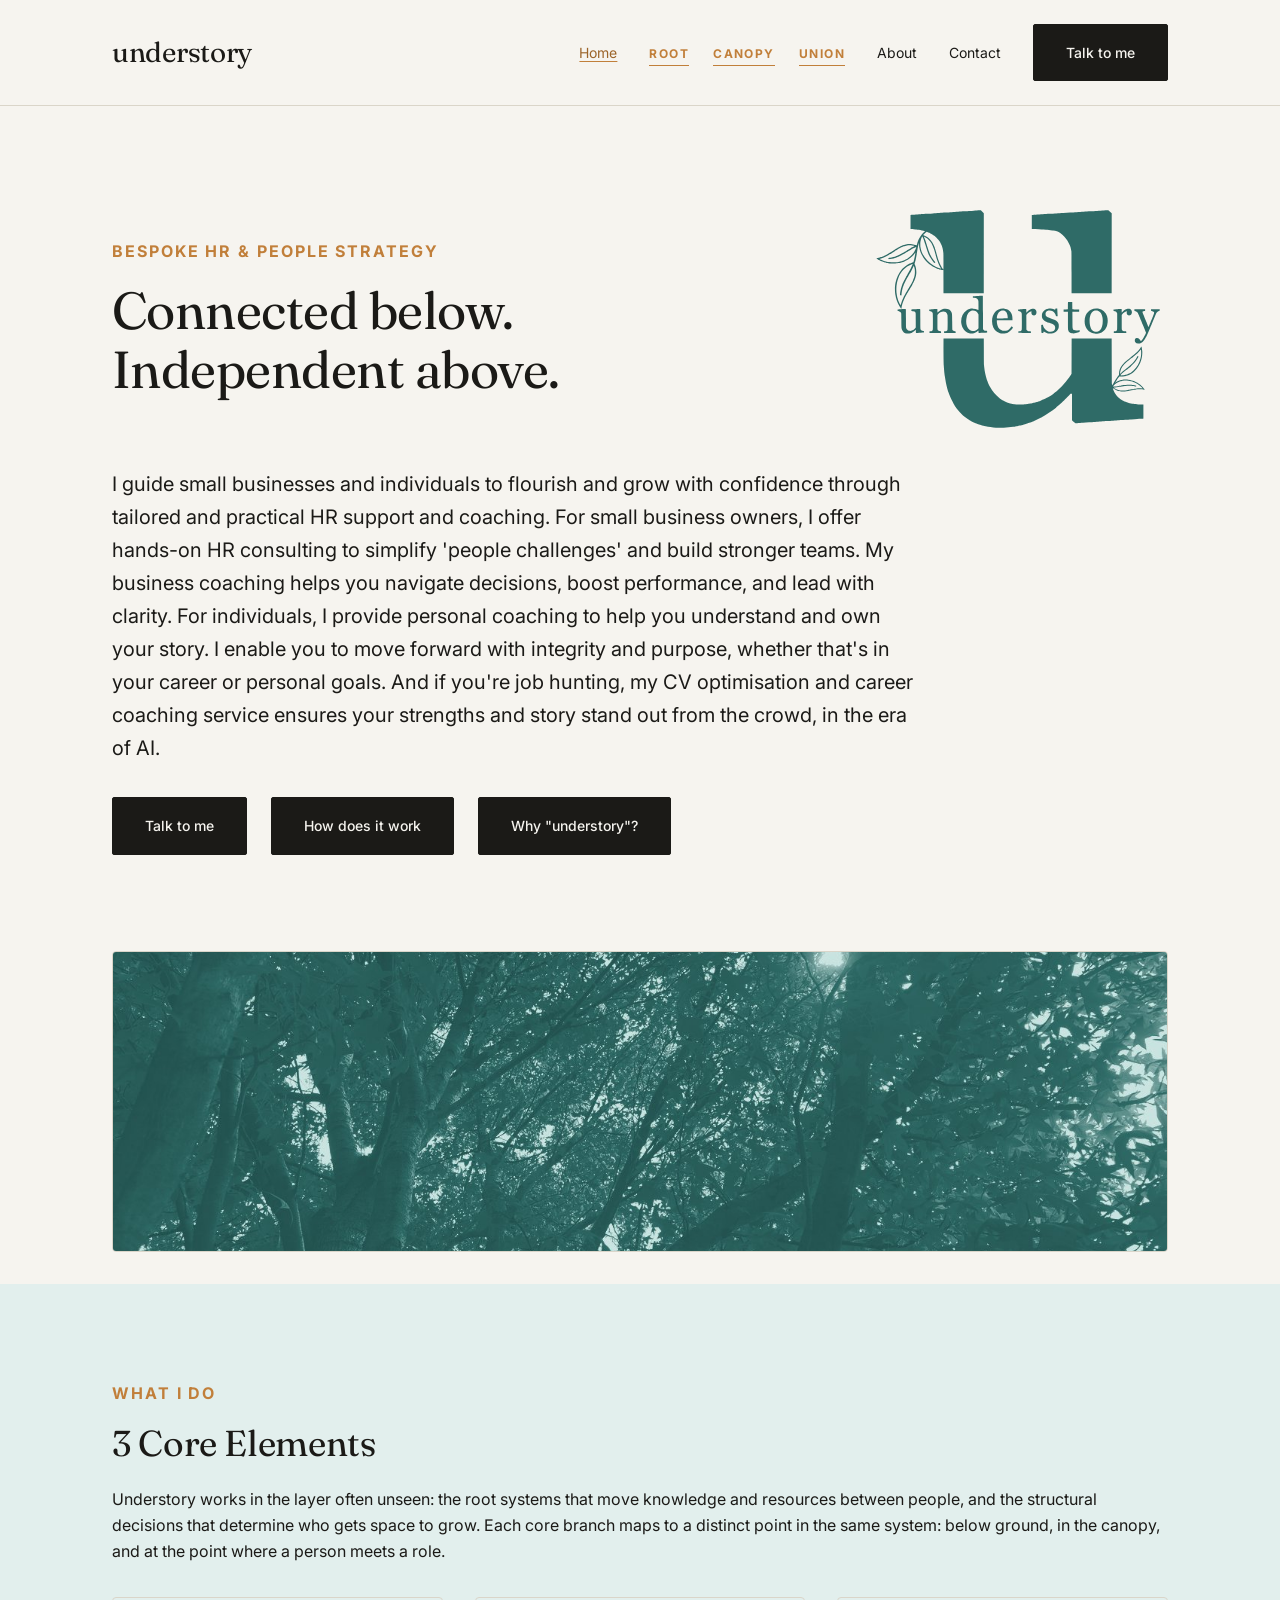
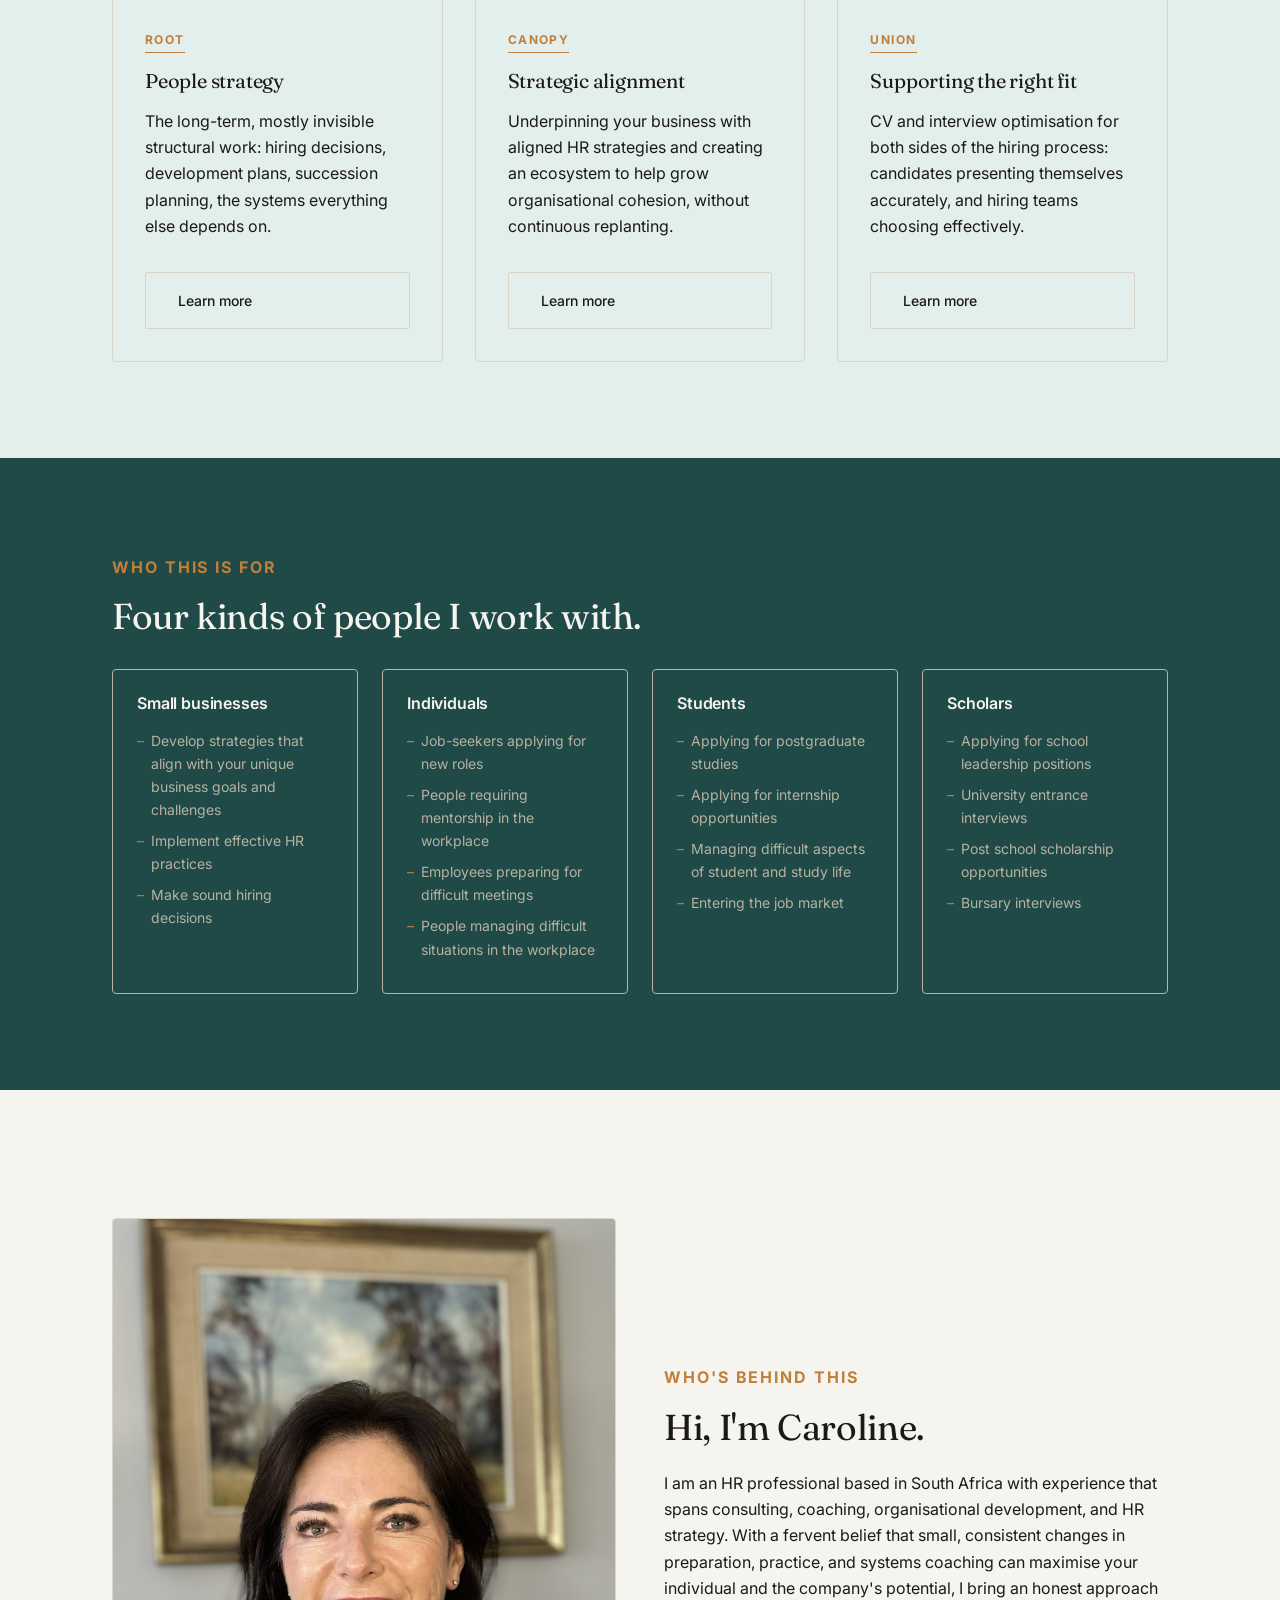
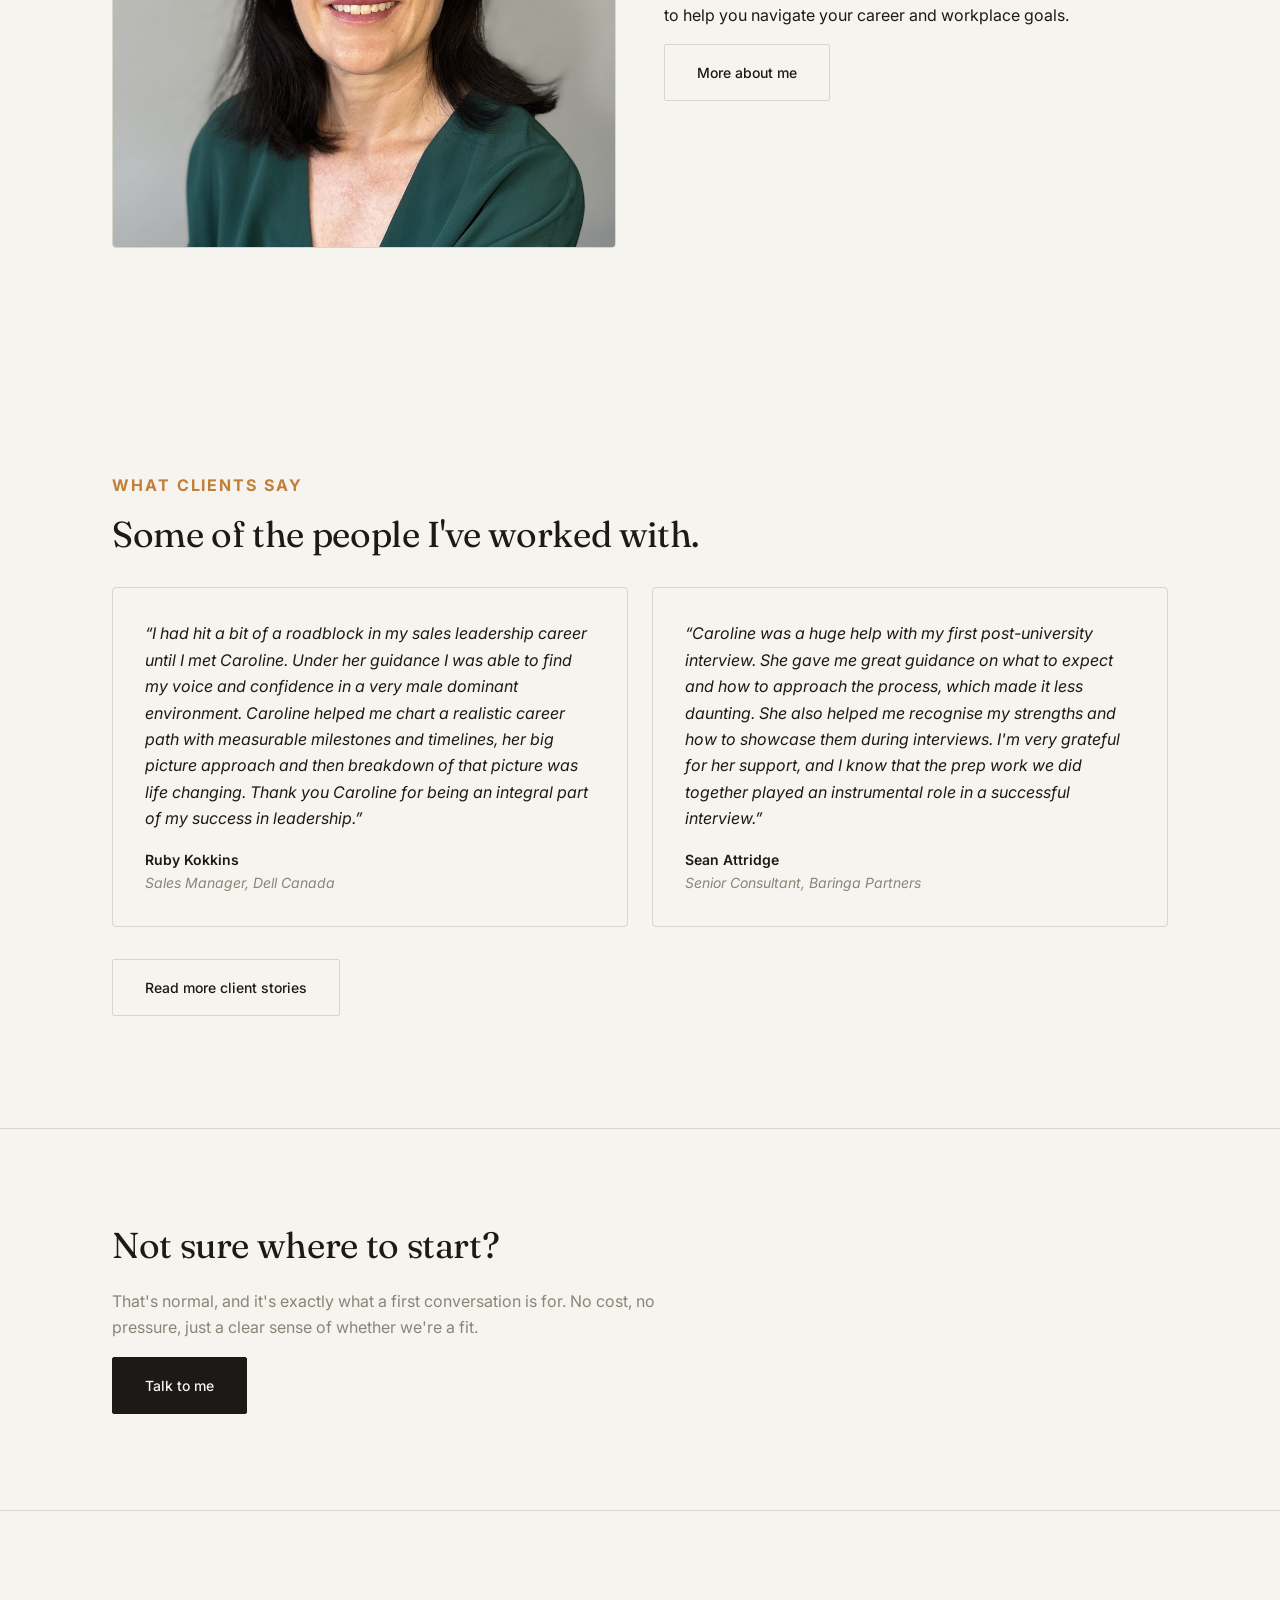
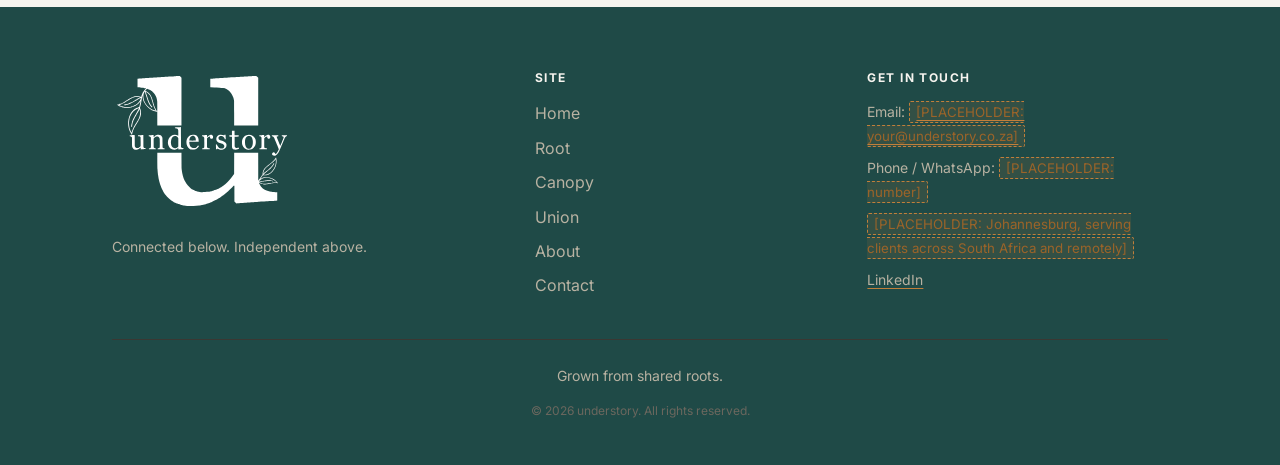
<file: index.html>
<!DOCTYPE html>
<html lang="en-ZA">
<head>
<meta charset="UTF-8">
<meta name="viewport" content="width=device-width, initial-scale=1.0">
<title>understory | HR Consulting &amp; People Strategy, South Africa</title>
<meta name="description" content="understory is a South African HR consultancy: people strategy, strategic resource management, and matching candidates to roles, built on relevance, integrity, and practical advice.">
<!-- Update every YOURDOMAIN.co.za reference below once a real domain is chosen (matches the placeholder in /CNAME) -->
<link rel="canonical" href="https://YOURDOMAIN.co.za/index.html">
<meta property="og:type" content="website">
<meta property="og:site_name" content="understory">
<meta property="og:title" content="understory | HR Consulting & People Strategy, South Africa">
<meta property="og:description" content="South African HR consultancy: people strategy, strategic resource management, and matching candidates to roles.">
<meta property="og:url" content="https://YOURDOMAIN.co.za/index.html">
<meta property="og:image" content="https://YOURDOMAIN.co.za/images/og-cover.jpg">
<meta name="twitter:card" content="summary_large_image">
<meta name="twitter:title" content="understory | HR Consulting & People Strategy, South Africa">
<meta name="twitter:description" content="South African HR consultancy: people strategy, strategic resource management, and matching candidates to roles.">
<meta name="twitter:image" content="https://YOURDOMAIN.co.za/images/og-cover.jpg">
<link rel="icon" type="image/svg+xml" href="images/favicon.svg">
<link rel="icon" type="image/png" href="images/favicon.png">
<link rel="preconnect" href="https://fonts.googleapis.com">
<link rel="preconnect" href="https://fonts.gstatic.com" crossorigin>
<link href="https://fonts.googleapis.com/css2?family=Fraunces:opsz,wght@9..144,300;9..144,400;9..144,500;9..144,600&family=Inter:wght@400;500;600;700&display=swap" rel="stylesheet">
<link rel="stylesheet" href="styles.css">
<!--
  Structured data: intentionally omits "address" and "telephone" rather
  than invent them. Add those two fields once the real details replace
  the [PLACEHOLDER: ...] text in the footer below.
-->
<script type="application/ld+json">
{
  "@context": "https://schema.org",
  "@type": "ProfessionalService",
  "name": "understory",
  "description": "understory manages the connection and the boundary: building networks between people without erasing individual roles, and matching people to positions so both sides are strengthened by the fit.",
  "areaServed": "South Africa",
  "url": "https://YOURDOMAIN.co.za/",
  "sameAs": ["https://www.linkedin.com/in/caroline-norton-2847018a/"]
}
</script>
</head>
<body>

<header class="site-header">
  <div class="container">
    <a href="index.html" class="logo">understory</a>
    <nav class="main-nav" aria-label="Primary">
      <ul class="nav-links">
        <li><a href="index.html" aria-current="page">Home</a></li>
        <li>
          <ul class="nav-services" aria-label="Service lines">
            <li><a href="services.html#root" class="service-label">Root</a></li>
            <li><a href="services.html#canopy" class="service-label">Canopy</a></li>
            <li><a href="services.html#union" class="service-label">Union</a></li>
          </ul>
        </li>
        <li><a href="about.html">About</a></li>
        <li><a href="contact.html">Contact</a></li>
      </ul>
      <div class="nav-cta"><a href="contact.html" class="btn-primary">Talk to me</a></div>
    </nav>
    <button class="nav-toggle" aria-label="Toggle navigation menu" aria-expanded="false">
      <span></span><span></span><span></span>
    </button>
  </div>
</header>

<main>

  <!-- Hero -->
  <section class="hero container">
    <div class="hero-head">
      <div>
        <span class="eyebrow">Bespoke HR &amp; people strategy</span>
        <h1>Connected below. Independent above.</h1>
      </div>
      <img class="hero-mark" src="images/logo/understory-logo-teal.svg" width="1367" height="1124" alt="understory logo mark: a serif letter u with leaves">
    </div>
    <p class="lead">I guide small businesses and individuals to flourish and grow with confidence through tailored and practical HR support and coaching. For small business owners, I offer hands-on HR consulting to simplify 'people challenges' and build stronger teams. My business coaching helps you navigate decisions, boost performance, and lead with clarity. For individuals, I provide personal coaching to help you understand and own your story. I enable you to move forward with integrity and purpose, whether that's in your career or personal goals. And if you're job hunting, my CV optimisation and career coaching service ensures your strengths and story stand out from the crowd, in the era of AI.</p>
    <div class="hero-actions">
      <a href="contact.html" class="btn-primary">Talk to me</a>
      <a href="services.html" class="btn-primary">How does it work</a>
      <a href="about.html#philosophy" class="btn-primary">Why "understory"?</a>
    </div>
  </section>

  <div class="container">
    <figure class="photo-block">
      <img src="images/hero-canopy.jpg" width="1400" height="400" loading="eager"
           class="photo-crop ratio-7-2"
           alt="Light teal duotone photograph looking straight up through a tree canopy, showing gaps of light between neighbouring crowns">
    </figure>
  </div>

  <!-- Service lines: Root / Canopy / Union -->
  <section class="section-teal-tint" id="what-i-do">
    <div class="container">
      <span class="eyebrow">What I do</span>
      <h2>3 Core Elements</h2>
      <p class="lead">Understory works in the layer often unseen: the root systems that move knowledge and resources between people, and the structural decisions that determine who gets space to grow. Each core branch maps to a distinct point in the same system: below ground, in the canopy, and at the point where a person meets a role.</p>
      <div class="service-grid">
        <article class="service-card">
          <a href="services.html#root" class="service-label">Root</a>
          <h3>People strategy</h3>
          <p>The long-term, mostly invisible structural work: hiring decisions, development plans, succession planning, the systems everything else depends on.</p>
          <a href="services.html#root" class="btn-secondary">Learn more</a>
        </article>
        <article class="service-card">
          <a href="services.html#canopy" class="service-label">Canopy</a>
          <h3>Strategic alignment</h3>
          <p>Underpinning your business with aligned HR strategies and creating an ecosystem to help grow organisational cohesion, without continuous replanting.</p>
          <a href="services.html#canopy" class="btn-secondary">Learn more</a>
        </article>
        <article class="service-card">
          <a href="services.html#union" class="service-label">Union</a>
          <h3>Supporting the right fit</h3>
          <p>CV and interview optimisation for both sides of the hiring process: candidates presenting themselves accurately, and hiring teams choosing effectively.</p>
          <a href="services.html#union" class="btn-secondary">Learn more</a>
        </article>
      </div>
    </div>
  </section>

  <!-- Who is this for -->
  <section class="section-tinted">
    <div class="container">
      <div class="section-heading">
        <span class="eyebrow">Who this is for</span>
        <h2>Four kinds of people I work with.</h2>
      </div>
      <div class="audience-grid">
        <article class="audience-card">
          <h3>Small businesses</h3>
          <ul>
            <li>Develop strategies that align with your unique business goals and challenges</li>
            <li>Implement effective HR practices</li>
            <li>Make sound hiring decisions</li>
          </ul>
        </article>
        <article class="audience-card">
          <h3>Individuals</h3>
          <ul>
            <li>Job-seekers applying for new roles</li>
            <li>People requiring mentorship in the workplace</li>
            <li>Employees preparing for difficult meetings</li>
            <li>People managing difficult situations in the workplace</li>
          </ul>
        </article>
        <article class="audience-card">
          <h3>Students</h3>
          <ul>
            <li>Applying for postgraduate studies</li>
            <li>Applying for internship opportunities</li>
            <li>Managing difficult aspects of student and study life</li>
            <li>Entering the job market</li>
          </ul>
        </article>
        <article class="audience-card">
          <h3>Scholars</h3>
          <ul>
            <li>Applying for school leadership positions</li>
            <li>University entrance interviews</li>
            <li>Post school scholarship opportunities</li>
            <li>Bursary interviews</li>
          </ul>
        </article>
      </div>
    </div>
  </section>

  <!-- About preview -->
  <section class="container split">
    <div class="split-media">
      <figure class="photo-block">
        <img src="images/caroline.jpg" width="800" height="1000" loading="lazy"
             class="photo-crop ratio-4-5"
             alt="Portrait of Caroline, founder of understory">
      </figure>
    </div>
    <div>
      <span class="eyebrow">Who's behind this</span>
      <h2>Hi, I'm Caroline.</h2>
      <p>I am an HR professional based in South Africa with experience that spans consulting, coaching, organisational development, and HR strategy. With a fervent belief that small, consistent changes in preparation, practice, and systems coaching can maximise your individual and the company's potential, I bring an honest approach to help you navigate your career and workplace goals.</p>
      <a href="about.html" class="btn-secondary">More about me</a>
    </div>
  </section>

  <!-- Social proof -->
  <section class="container" id="home-testimonials">
    <div class="section-heading">
      <span class="eyebrow">What clients say</span>
      <h2>Some of the people I've worked with.</h2>
    </div>
    <div class="testimonial-grid">
      <blockquote class="testimonial-card">
        <p class="quote">&ldquo;I had hit a bit of a roadblock in my sales leadership career until I met Caroline. Under her guidance I was able to find my voice and confidence in a very male dominant environment. Caroline helped me chart a realistic career path with measurable milestones and timelines, her big picture approach and then breakdown of that picture was life changing. Thank you Caroline for being an integral part of my success in leadership.&rdquo;</p>
        <footer class="attribution">Ruby Kokkins<span>Sales Manager, Dell Canada</span></footer>
      </blockquote>
      <blockquote class="testimonial-card">
        <p class="quote">&ldquo;Caroline was a huge help with my first post-university interview. She gave me great guidance on what to expect and how to approach the process, which made it less daunting. She also helped me recognise my strengths and how to showcase them during interviews. I'm very grateful for her support, and I know that the prep work we did together played an instrumental role in a successful interview.&rdquo;</p>
        <footer class="attribution">Sean Attridge<span>Senior Consultant, Baringa Partners</span></footer>
      </blockquote>
    </div>
    <p style="margin-top:var(--space-4);">
      <a href="about.html#testimonials" class="btn-secondary">Read more client stories</a>
    </p>
  </section>

  <!-- Closing CTA -->
  <section class="cta-band">
    <div class="container">
      <h2>Not sure where to start?</h2>
      <p>That's normal, and it's exactly what a first conversation is for. No cost, no pressure, just a clear sense of whether we're a fit.</p>
      <a href="contact.html" class="btn-primary">Talk to me</a>
    </div>
  </section>

</main>

<footer class="site-footer">
  <div class="container">
    <div class="footer-grid">
      <div class="footer-brand">
        <a href="index.html" class="footer-logo" aria-label="understory home"><img src="images/logo/understory-logo-white.svg" width="180" height="141" alt="understory"></a>
        <p>Connected below. Independent above.</p>
      </div>
      <div>
        <h3>Site</h3>
        <ul class="footer-nav">
          <li><a href="index.html">Home</a></li>
          <li><a href="services.html#root">Root</a></li>
          <li><a href="services.html#canopy">Canopy</a></li>
          <li><a href="services.html#union">Union</a></li>
          <li><a href="about.html">About</a></li>
          <li><a href="contact.html">Contact</a></li>
        </ul>
      </div>
      <div>
        <h3>Get in touch</h3>
        <ul class="footer-contact">
          <li>Email: <a href="mailto:hello@understory.example"><span class="needs-text">[PLACEHOLDER: your@understory.co.za]</span></a></li>
          <li>Phone / WhatsApp: <span class="needs-text">[PLACEHOLDER: number]</span></li>
          <li><span class="needs-text">[PLACEHOLDER: Johannesburg, serving clients across South Africa and remotely]</span></li>
          <li><a href="https://www.linkedin.com/in/caroline-norton-2847018a/" target="_blank" rel="noopener">LinkedIn</a></li>
        </ul>
      </div>
    </div>
    <div class="footer-story">
      <p>Grown from shared roots.</p>
      <p class="copyright">&copy; 2026 understory. All rights reserved.</p>
    </div>
  </div>
</footer>

<script src="main.js"></script>
</body>
</html>
</file>
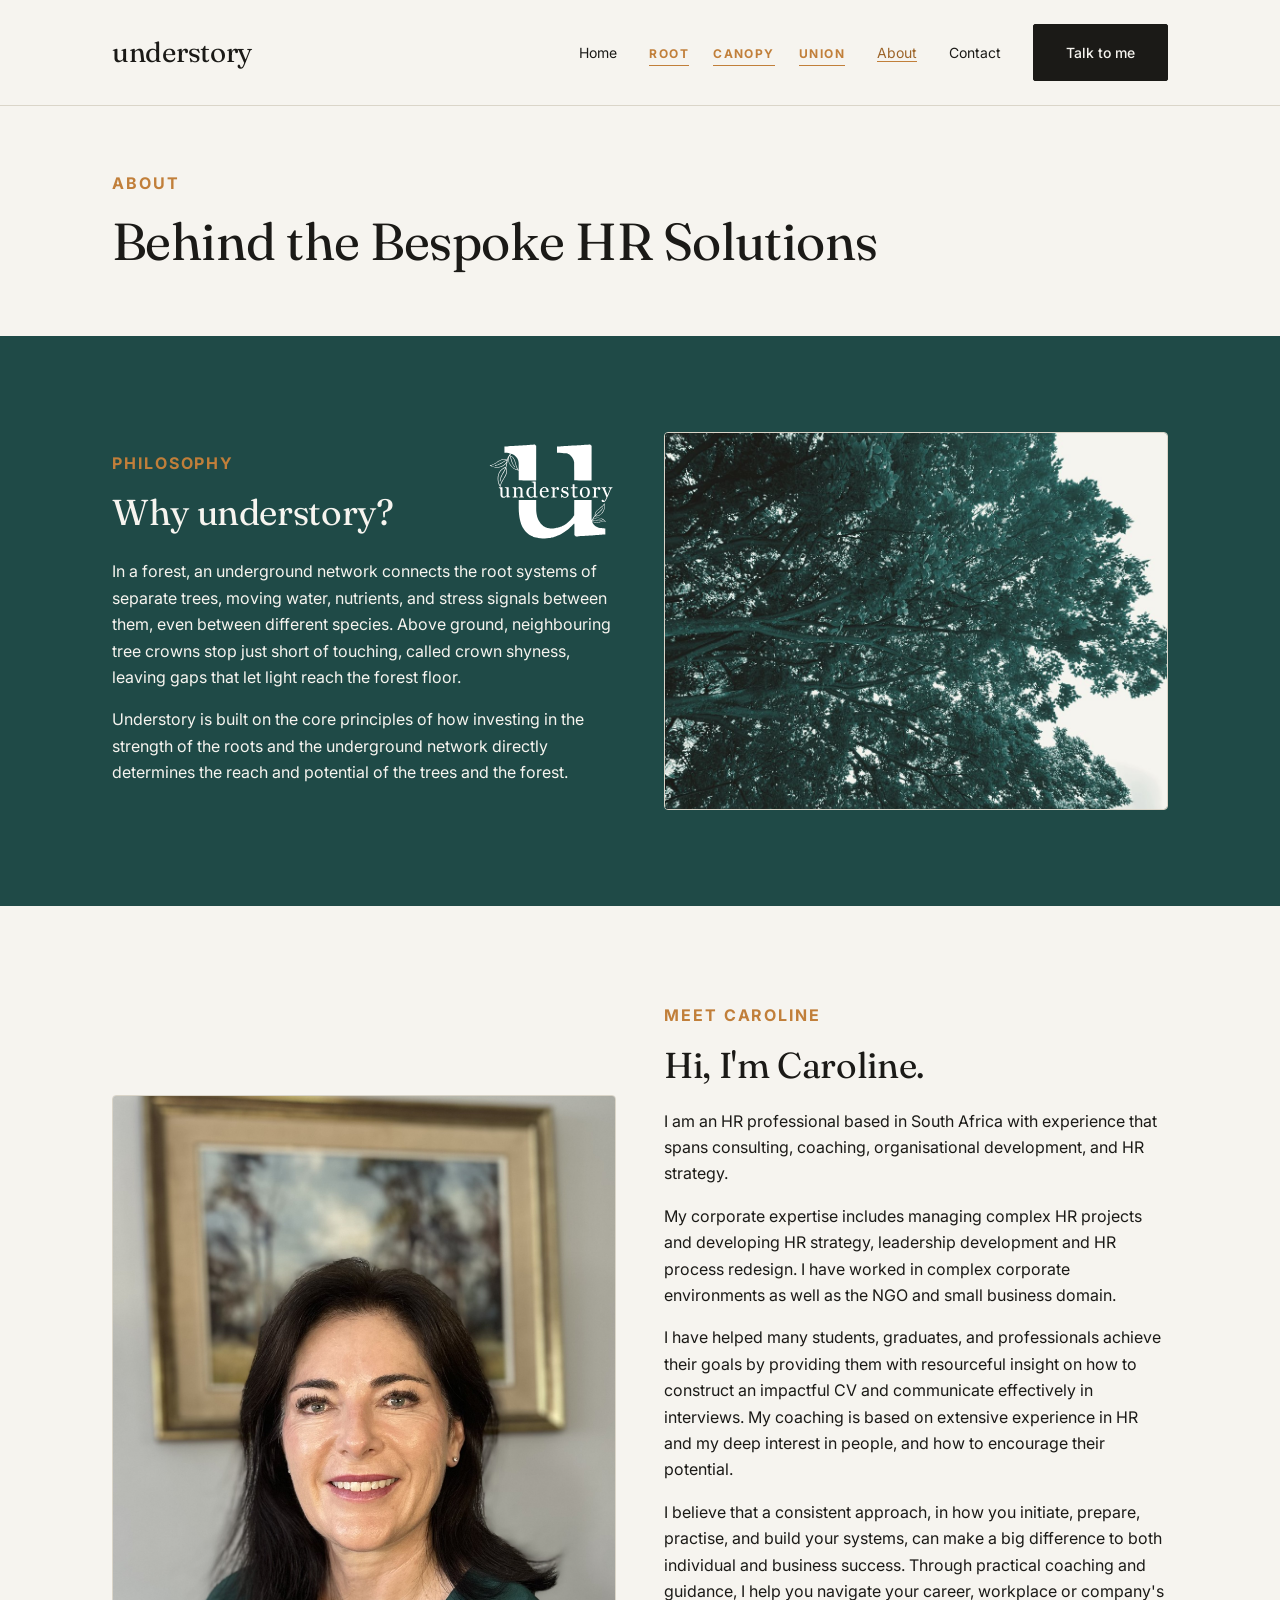
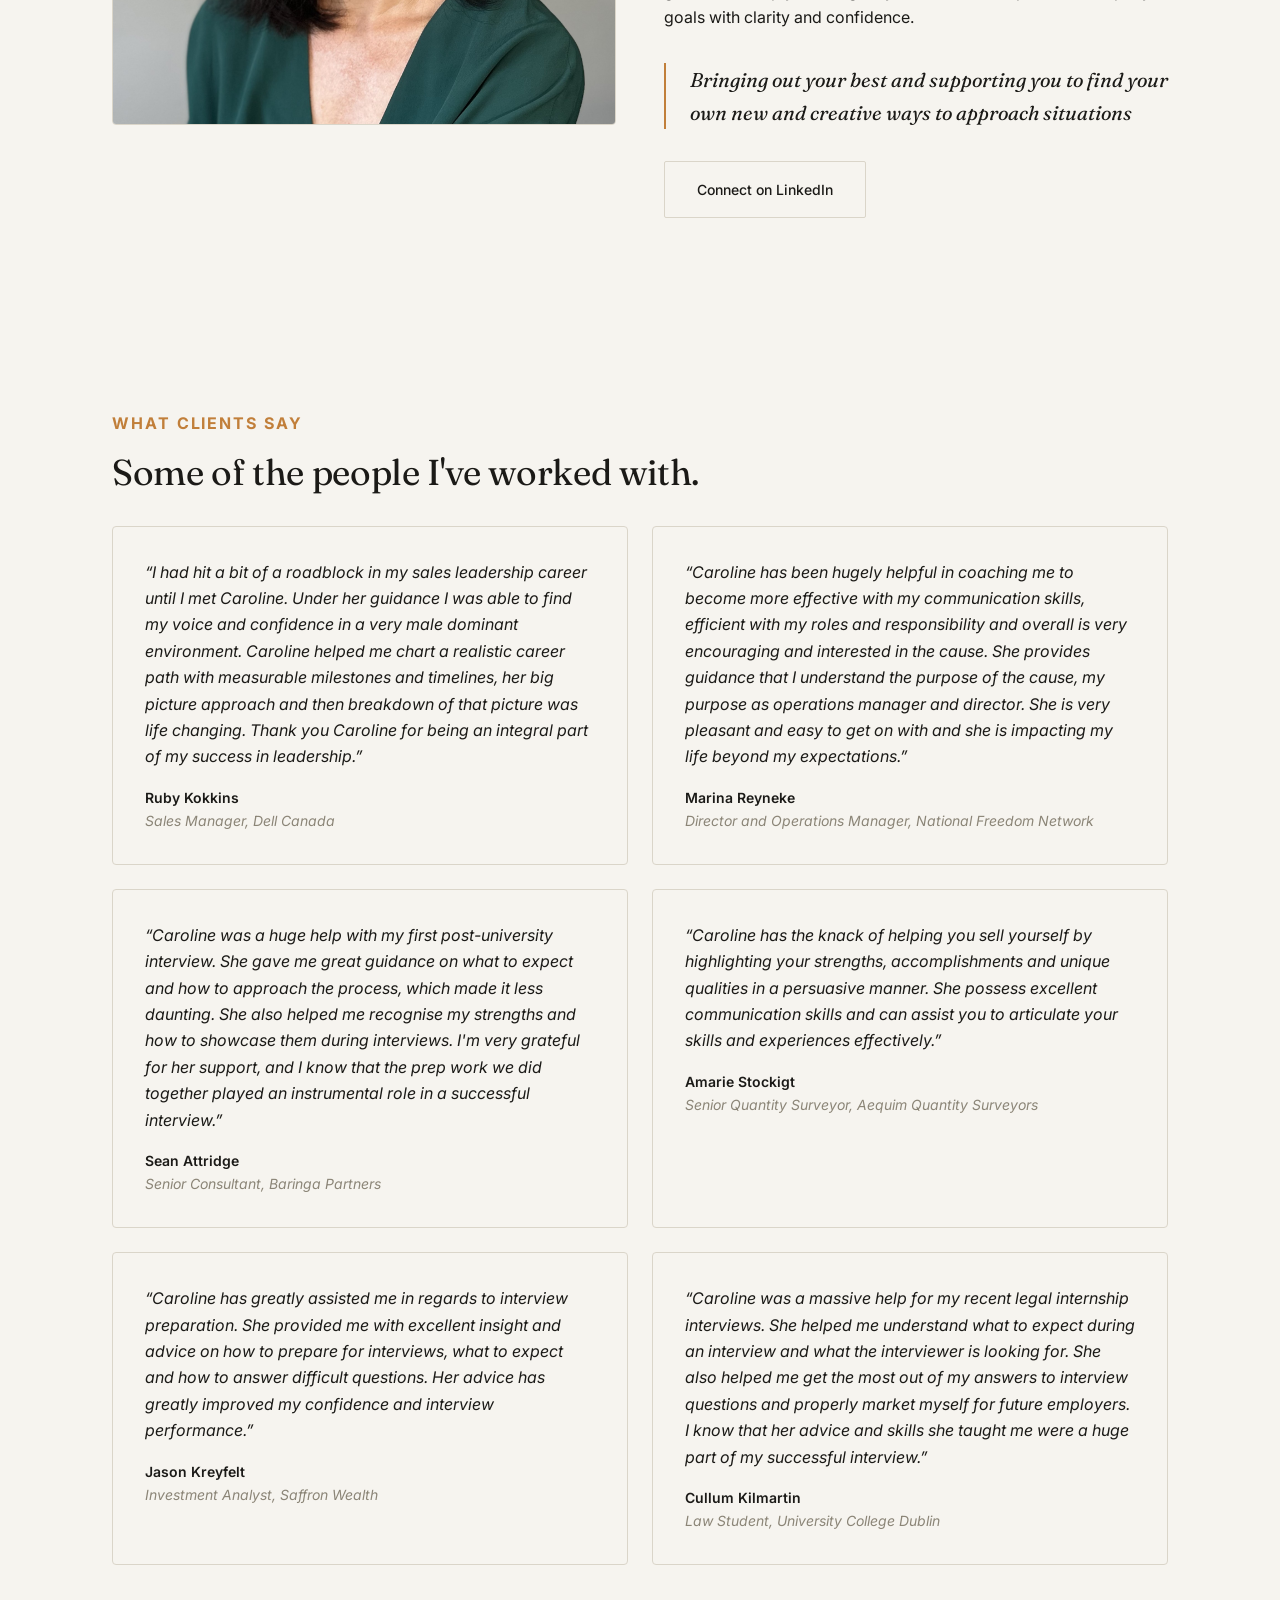
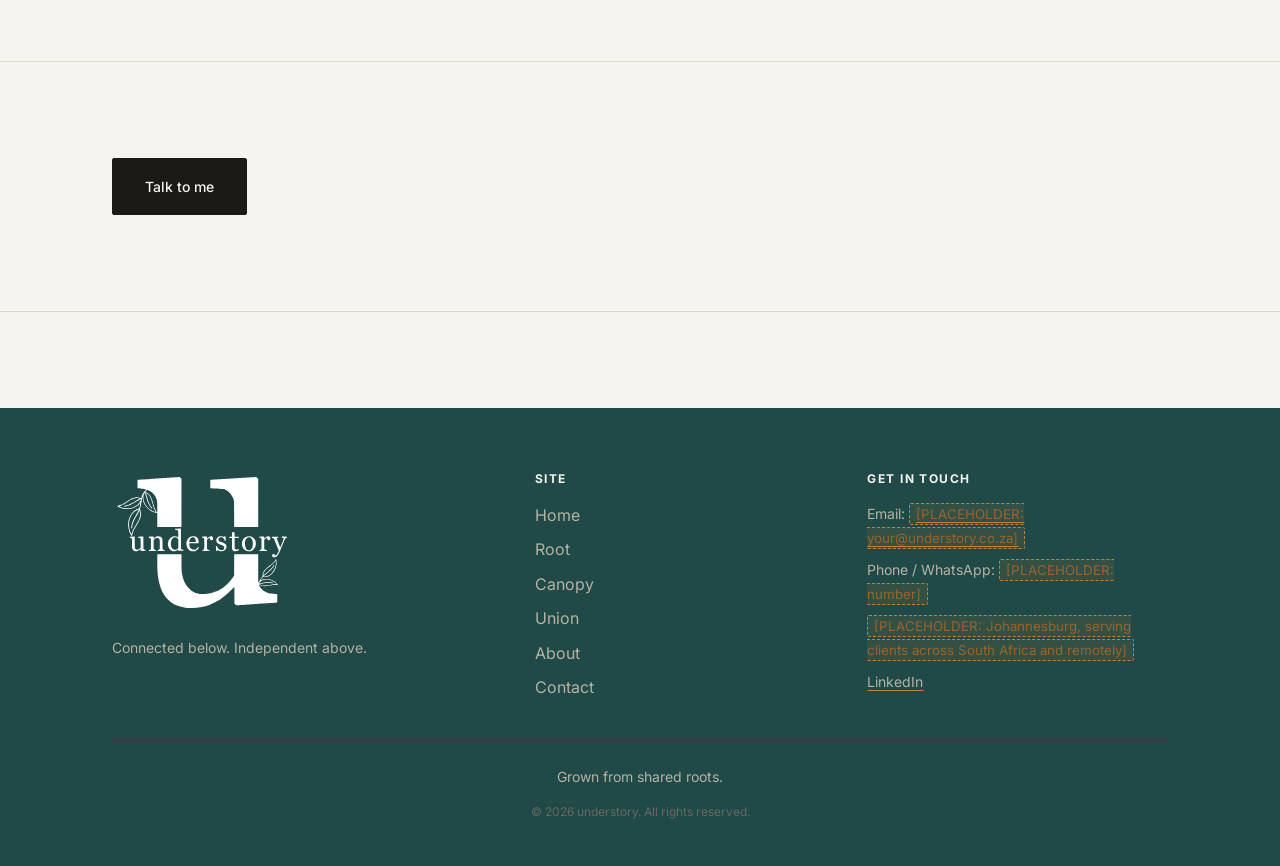
<file: about.html>
<!DOCTYPE html>
<html lang="en-ZA">
<head>
<meta charset="UTF-8">
<meta name="viewport" content="width=device-width, initial-scale=1.0">
<title>About Caroline | HR Consultant at understory, South Africa</title>
<meta name="description" content="Meet Caroline, founder of understory: a South African HR consultant offering people strategy and career support, built on relevance, integrity, and practical advice.">
<!-- Update every YOURDOMAIN.co.za reference below once a real domain is chosen (matches the placeholder in /CNAME) -->
<link rel="canonical" href="https://YOURDOMAIN.co.za/about.html">
<meta property="og:type" content="profile">
<meta property="og:site_name" content="understory">
<meta property="og:title" content="About Caroline | HR Consultant at understory">
<meta property="og:description" content="Meet Caroline, founder of understory: a South African HR consultant offering people strategy and career support.">
<meta property="og:url" content="https://YOURDOMAIN.co.za/about.html">
<meta property="og:image" content="https://YOURDOMAIN.co.za/images/og-cover.jpg">
<meta name="twitter:card" content="summary_large_image">
<meta name="twitter:title" content="About Caroline | HR Consultant at understory">
<meta name="twitter:description" content="Meet Caroline, founder of understory: a South African HR consultant offering people strategy and career support.">
<meta name="twitter:image" content="https://YOURDOMAIN.co.za/images/og-cover.jpg">
<link rel="icon" type="image/svg+xml" href="images/favicon.svg">
<link rel="icon" type="image/png" href="images/favicon.png">
<link rel="preconnect" href="https://fonts.googleapis.com">
<link rel="preconnect" href="https://fonts.gstatic.com" crossorigin>
<link href="https://fonts.googleapis.com/css2?family=Fraunces:opsz,wght@9..144,300;9..144,400;9..144,500;9..144,600&family=Inter:wght@400;500;600;700&display=swap" rel="stylesheet">
<link rel="stylesheet" href="styles.css">
</head>
<body>

<header class="site-header">
  <div class="container">
    <a href="index.html" class="logo">understory</a>
    <nav class="main-nav" aria-label="Primary">
      <ul class="nav-links">
        <li><a href="index.html">Home</a></li>
        <li>
          <ul class="nav-services" aria-label="Service lines">
            <li><a href="services.html#root" class="service-label">Root</a></li>
            <li><a href="services.html#canopy" class="service-label">Canopy</a></li>
            <li><a href="services.html#union" class="service-label">Union</a></li>
          </ul>
        </li>
        <li><a href="about.html" aria-current="page">About</a></li>
        <li><a href="contact.html">Contact</a></li>
      </ul>
      <div class="nav-cta"><a href="contact.html" class="btn-primary">Talk to me</a></div>
    </nav>
    <button class="nav-toggle" aria-label="Toggle navigation menu" aria-expanded="false">
      <span></span><span></span><span></span>
    </button>
  </div>
</header>

<main>

  <section class="page-hero container">
    <span class="eyebrow">About</span>
    <h1>Behind the Bespoke HR Solutions</h1>
  </section>

  <!-- The one-time biology explanation (per brand guidelines §3: explained once, here, never re-referenced as jargon elsewhere) -->
  <section id="philosophy" class="section-tinted">
    <div class="container split reverse">
      <div>
        <div class="philosophy-head">
          <div>
            <span class="eyebrow">Philosophy</span>
            <h2>Why understory?</h2>
          </div>
          <img class="philosophy-logo" src="images/logo/understory-logo-white.svg" width="1439" height="1124" loading="lazy" alt="understory logo">
        </div>
        <p>In a forest, an underground network connects the root systems of separate trees, moving water, nutrients, and stress signals between them, even between different species. Above ground, neighbouring tree crowns stop just short of touching, called crown shyness, leaving gaps that let light reach the forest floor.</p>
        <p>Understory is built on the core principles of how investing in the strength of the roots and the underground network directly determines the reach and potential of the trees and the forest.</p>
      </div>
      <div class="split-media">
        <figure class="photo-block" style="margin:0;">
          <img src="images/about-biology.jpg" width="800" height="600" loading="lazy"
               class="photo-crop ratio-4-3"
               alt="Duotone photograph looking up through a tree canopy, showing branches and gaps of open sky between crowns">
        </figure>
      </div>
    </div>
  </section>

  <section class="container split">
    <div class="split-media">
      <figure class="photo-block">
        <img src="images/caroline.jpg" width="800" height="1000" loading="lazy"
             class="photo-crop ratio-4-5"
             alt="Caroline, founder of understory">
      </figure>
    </div>
    <div>
      <span class="eyebrow">Meet Caroline</span>
      <h2>Hi, I'm Caroline.</h2>
      <p>I am an HR professional based in South Africa with experience that spans consulting, coaching, organisational development, and HR strategy.</p>
      <p>My corporate expertise includes managing complex HR projects and developing HR strategy, leadership development and HR process redesign. I have worked in complex corporate environments as well as the NGO and small business domain.</p>
      <p>I have helped many students, graduates, and professionals achieve their goals by providing them with resourceful insight on how to construct an impactful CV and communicate effectively in interviews. My coaching is based on extensive experience in HR and my deep interest in people, and how to encourage their potential.</p>
      <p>I believe that a consistent approach, in how you initiate, prepare, practise, and build your systems, can make a big difference to both individual and business success. Through practical coaching and guidance, I help you navigate your career, workplace or company's goals with clarity and confidence.</p>
      <blockquote style="border-left:2px solid var(--color-accent); padding-left:var(--space-3); font-family:var(--font-display); font-style:italic; font-size:var(--text-lg); margin:var(--space-4) 0;">
        Bringing out your best and supporting you to find your own new and creative ways to approach situations
      </blockquote>
      <a href="https://www.linkedin.com/in/caroline-norton-2847018a/" target="_blank" rel="noopener" class="btn-secondary">Connect on LinkedIn</a>
    </div>
  </section>

  <!-- Testimonials -->
  <section class="container" id="testimonials">
    <div class="section-heading"><span class="eyebrow">What clients say</span><h2>Some of the people I've worked with.</h2></div>
    <div class="testimonial-grid">

      <blockquote class="testimonial-card">
        <p class="quote">&ldquo;I had hit a bit of a roadblock in my sales leadership career until I met Caroline. Under her guidance I was able to find my voice and confidence in a very male dominant environment. Caroline helped me chart a realistic career path with measurable milestones and timelines, her big picture approach and then breakdown of that picture was life changing. Thank you Caroline for being an integral part of my success in leadership.&rdquo;</p>
        <footer class="attribution">Ruby Kokkins<span>Sales Manager, Dell Canada</span></footer>
      </blockquote>

      <blockquote class="testimonial-card">
        <p class="quote">&ldquo;Caroline has been hugely helpful in coaching me to become more effective with my communication skills, efficient with my roles and responsibility and overall is very encouraging and interested in the cause. She provides guidance that I understand the purpose of the cause, my purpose as operations manager and director. She is very pleasant and easy to get on with and she is impacting my life beyond my expectations.&rdquo;</p>
        <footer class="attribution">Marina Reyneke<span>Director and Operations Manager, National Freedom Network</span></footer>
      </blockquote>

      <blockquote class="testimonial-card">
        <p class="quote">&ldquo;Caroline was a huge help with my first post-university interview. She gave me great guidance on what to expect and how to approach the process, which made it less daunting. She also helped me recognise my strengths and how to showcase them during interviews. I'm very grateful for her support, and I know that the prep work we did together played an instrumental role in a successful interview.&rdquo;</p>
        <footer class="attribution">Sean Attridge<span>Senior Consultant, Baringa Partners</span></footer>
      </blockquote>

      <blockquote class="testimonial-card">
        <p class="quote">&ldquo;Caroline has the knack of helping you sell yourself by highlighting your strengths, accomplishments and unique qualities in a persuasive manner. She possess excellent communication skills and can assist you to articulate your skills and experiences effectively.&rdquo;</p>
        <footer class="attribution">Amarie Stockigt<span>Senior Quantity Surveyor, Aequim Quantity Surveyors</span></footer>
      </blockquote>

      <blockquote class="testimonial-card">
        <p class="quote">&ldquo;Caroline has greatly assisted me in regards to interview preparation. She provided me with excellent insight and advice on how to prepare for interviews, what to expect and how to answer difficult questions. Her advice has greatly improved my confidence and interview performance.&rdquo;</p>
        <footer class="attribution">Jason Kreyfelt<span>Investment Analyst, Saffron Wealth</span></footer>
      </blockquote>

      <blockquote class="testimonial-card">
        <p class="quote">&ldquo;Caroline was a massive help for my recent legal internship interviews. She helped me understand what to expect during an interview and what the interviewer is looking for. She also helped me get the most out of my answers to interview questions and properly market myself for future employers. I know that her advice and skills she taught me were a huge part of my successful interview.&rdquo;</p>
        <footer class="attribution">Cullum Kilmartin<span>Law Student, University College Dublin</span></footer>
      </blockquote>

    </div>
  </section>

  <section class="cta-band">
    <div class="container">
      <a href="contact.html" class="btn-primary">Talk to me</a>
    </div>
  </section>

</main>

<footer class="site-footer">
  <div class="container">
    <div class="footer-grid">
      <div class="footer-brand">
        <a href="index.html" class="footer-logo" aria-label="understory home"><img src="images/logo/understory-logo-white.svg" width="180" height="141" alt="understory"></a>
        <p>Connected below. Independent above.</p>
      </div>
      <div>
        <h3>Site</h3>
        <ul class="footer-nav">
          <li><a href="index.html">Home</a></li>
          <li><a href="services.html#root">Root</a></li>
          <li><a href="services.html#canopy">Canopy</a></li>
          <li><a href="services.html#union">Union</a></li>
          <li><a href="about.html">About</a></li>
          <li><a href="contact.html">Contact</a></li>
        </ul>
      </div>
      <div>
        <h3>Get in touch</h3>
        <ul class="footer-contact">
          <li>Email: <a href="mailto:hello@understory.example"><span class="needs-text">[PLACEHOLDER: your@understory.co.za]</span></a></li>
          <li>Phone / WhatsApp: <span class="needs-text">[PLACEHOLDER: number]</span></li>
          <li><span class="needs-text">[PLACEHOLDER: Johannesburg, serving clients across South Africa and remotely]</span></li>
          <li><a href="https://www.linkedin.com/in/caroline-norton-2847018a/" target="_blank" rel="noopener">LinkedIn</a></li>
        </ul>
      </div>
    </div>
    <div class="footer-story">
      <p>Grown from shared roots.</p>
      <p class="copyright">&copy; 2026 understory. All rights reserved.</p>
    </div>
  </div>
</footer>

<script src="main.js"></script>
</body>
</html>
</file>
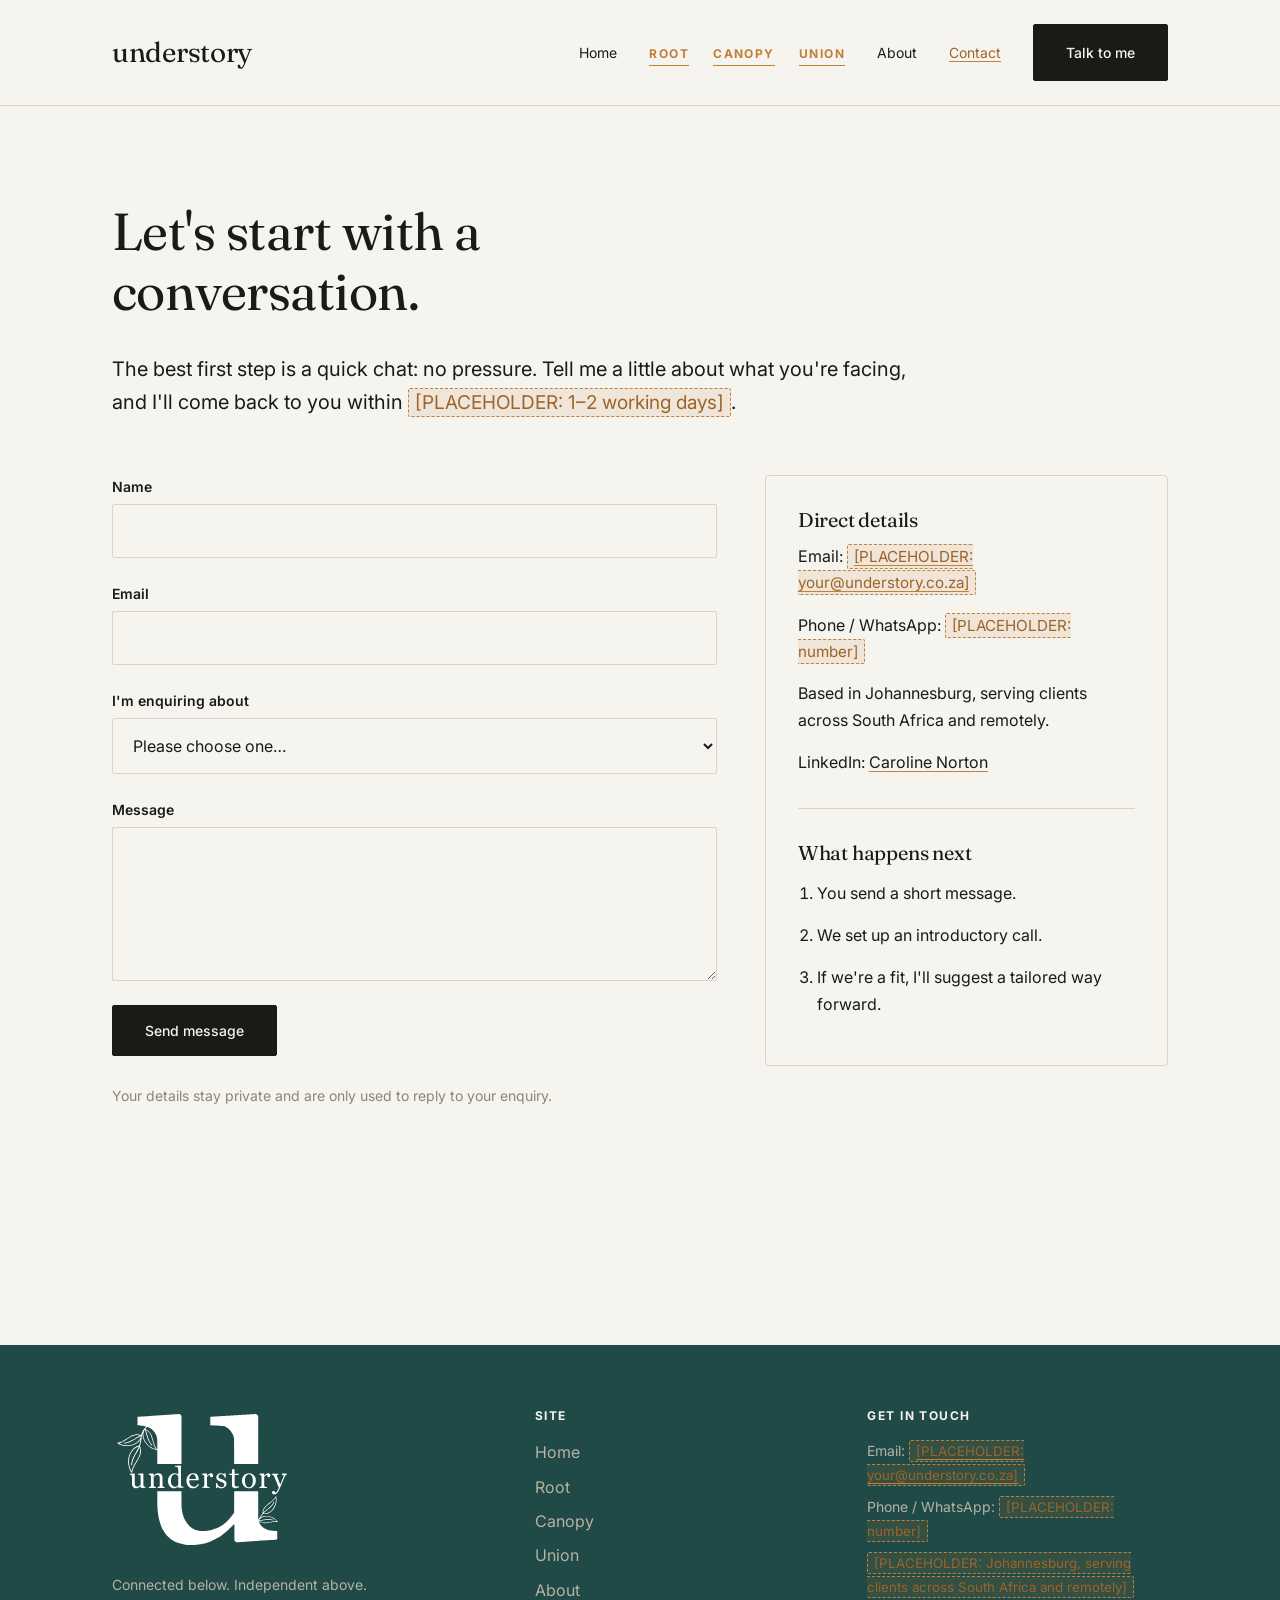
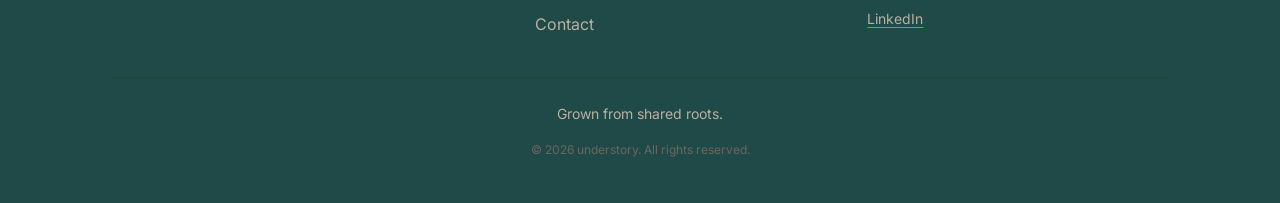
<file: contact.html>
<!DOCTYPE html>
<html lang="en-ZA">
<head>
<meta charset="UTF-8">
<meta name="viewport" content="width=device-width, initial-scale=1.0">
<title>Contact | understory HR Consulting, South Africa</title>
<meta name="description" content="Get in touch with understory for a no-pressure conversation about your HR, people strategy or career needs in South Africa.">
<!-- Update every YOURDOMAIN.co.za reference below once a real domain is chosen (matches the placeholder in /CNAME) -->
<link rel="canonical" href="https://YOURDOMAIN.co.za/contact.html">
<meta property="og:type" content="website">
<meta property="og:site_name" content="understory">
<meta property="og:title" content="Contact | understory HR Consulting, South Africa">
<meta property="og:description" content="Get in touch with understory for a no-pressure conversation about your HR, people strategy or career needs.">
<meta property="og:url" content="https://YOURDOMAIN.co.za/contact.html">
<meta property="og:image" content="https://YOURDOMAIN.co.za/images/og-cover.jpg">
<meta name="twitter:card" content="summary_large_image">
<meta name="twitter:title" content="Contact | understory HR Consulting, South Africa">
<meta name="twitter:description" content="Get in touch with understory for a no-pressure conversation about your HR, people strategy or career needs.">
<meta name="twitter:image" content="https://YOURDOMAIN.co.za/images/og-cover.jpg">
<link rel="icon" type="image/svg+xml" href="images/favicon.svg">
<link rel="icon" type="image/png" href="images/favicon.png">
<link rel="preconnect" href="https://fonts.googleapis.com">
<link rel="preconnect" href="https://fonts.gstatic.com" crossorigin>
<link href="https://fonts.googleapis.com/css2?family=Fraunces:opsz,wght@9..144,300;9..144,400;9..144,500;9..144,600&family=Inter:wght@400;500;600;700&display=swap" rel="stylesheet">
<link rel="stylesheet" href="styles.css">
</head>
<body>

<header class="site-header">
  <div class="container">
    <a href="index.html" class="logo">understory</a>
    <nav class="main-nav" aria-label="Primary">
      <ul class="nav-links">
        <li><a href="index.html">Home</a></li>
        <li>
          <ul class="nav-services" aria-label="Service lines">
            <li><a href="services.html#root" class="service-label">Root</a></li>
            <li><a href="services.html#canopy" class="service-label">Canopy</a></li>
            <li><a href="services.html#union" class="service-label">Union</a></li>
          </ul>
        </li>
        <li><a href="about.html">About</a></li>
        <li><a href="contact.html" aria-current="page">Contact</a></li>
      </ul>
      <div class="nav-cta"><a href="contact.html" class="btn-primary">Talk to me</a></div>
    </nav>
    <button class="nav-toggle" aria-label="Toggle navigation menu" aria-expanded="false">
      <span></span><span></span><span></span>
    </button>
  </div>
</header>

<main>

  <section class="hero container" style="padding-bottom:0;">
    <h1>Let's start with a conversation.</h1>
    <p class="lead">The best first step is a quick chat: no pressure. Tell me a little about what you're facing, and I'll come back to you within <span class="needs-text">[PLACEHOLDER: 1&ndash;2 working days]</span>.</p>
  </section>

  <div class="container contact-layout">

    <div>
      <!--
        Formspree setup:
        1. Create a free account at https://formspree.io
        2. Create a new form and copy its form ID (looks like "abcdwxyz")
        3. Replace YOUR_FORM_ID below with that ID
        See README.md for full step-by-step instructions.
      -->
      <form class="contact-form" action="https://formspree.io/f/YOUR_FORM_ID" method="POST">

        <div class="form-field">
          <label for="name">Name</label>
          <input type="text" id="name" name="name" required autocomplete="name">
        </div>

        <div class="form-field">
          <label for="email">Email</label>
          <input type="email" id="email" name="email" required autocomplete="email">
        </div>

        <div class="form-field">
          <label for="enquiry">I'm enquiring about</label>
          <select id="enquiry" name="enquiry" required>
            <option value="">Please choose one&hellip;</option>
            <option value="Root: People strategy">Root: People strategy</option>
            <option value="Canopy: Strategic resource management">Canopy: Strategic resource management</option>
            <option value="Union: Matching people to roles">Union: Matching people to roles</option>
            <option value="Not sure yet">Not sure yet</option>
          </select>
        </div>

        <div class="form-field">
          <label for="message">Message</label>
          <textarea id="message" name="message" rows="6" required></textarea>
        </div>

        <!-- Honeypot spam trap: real visitors never see or fill this field -->
        <div class="form-field honeypot-field" aria-hidden="true">
          <label for="_gotcha">Leave this field empty</label>
          <input type="text" id="_gotcha" name="_gotcha" tabindex="-1" autocomplete="off">
        </div>

        <input type="hidden" name="_subject" value="New enquiry from understory website">

        <div>
          <button type="submit" class="btn-primary">Send message</button>
        </div>

        <p class="form-reassurance">Your details stay private and are only used to reply to your enquiry.</p>
      </form>
    </div>

    <aside class="contact-details">
      <h2>Direct details</h2>
      <ul>
        <li>Email: <a href="mailto:hello@understory.example"><span class="needs-text">[PLACEHOLDER: your@understory.co.za]</span></a></li>
        <li>Phone / WhatsApp: <span class="needs-text">[PLACEHOLDER: number]</span></li>
        <li><span class="location">Based in Johannesburg, serving clients across South Africa and remotely.</span></li>
        <li>LinkedIn: <a href="https://www.linkedin.com/in/caroline-norton-2847018a/" target="_blank" rel="noopener">Caroline Norton</a></li>
      </ul>

      <div class="steps">
        <h2>What happens next</h2>
        <ol>
          <li>You send a short message.</li>
          <li>We set up an introductory call.</li>
          <li>If we're a fit, I'll suggest a tailored way forward.</li>
        </ol>
      </div>
    </aside>

  </div>

</main>

<footer class="site-footer">
  <div class="container">
    <div class="footer-grid">
      <div class="footer-brand">
        <a href="index.html" class="footer-logo" aria-label="understory home"><img src="images/logo/understory-logo-white.svg" width="180" height="141" alt="understory"></a>
        <p>Connected below. Independent above.</p>
      </div>
      <div>
        <h3>Site</h3>
        <ul class="footer-nav">
          <li><a href="index.html">Home</a></li>
          <li><a href="services.html#root">Root</a></li>
          <li><a href="services.html#canopy">Canopy</a></li>
          <li><a href="services.html#union">Union</a></li>
          <li><a href="about.html">About</a></li>
          <li><a href="contact.html">Contact</a></li>
        </ul>
      </div>
      <div>
        <h3>Get in touch</h3>
        <ul class="footer-contact">
          <li>Email: <a href="mailto:hello@understory.example"><span class="needs-text">[PLACEHOLDER: your@understory.co.za]</span></a></li>
          <li>Phone / WhatsApp: <span class="needs-text">[PLACEHOLDER: number]</span></li>
          <li><span class="needs-text">[PLACEHOLDER: Johannesburg, serving clients across South Africa and remotely]</span></li>
          <li><a href="https://www.linkedin.com/in/caroline-norton-2847018a/" target="_blank" rel="noopener">LinkedIn</a></li>
        </ul>
      </div>
    </div>
    <div class="footer-story">
      <p>Grown from shared roots.</p>
      <p class="copyright">&copy; 2026 understory. All rights reserved.</p>
    </div>
  </div>
</footer>

<script src="main.js"></script>
</body>
</html>
</file>
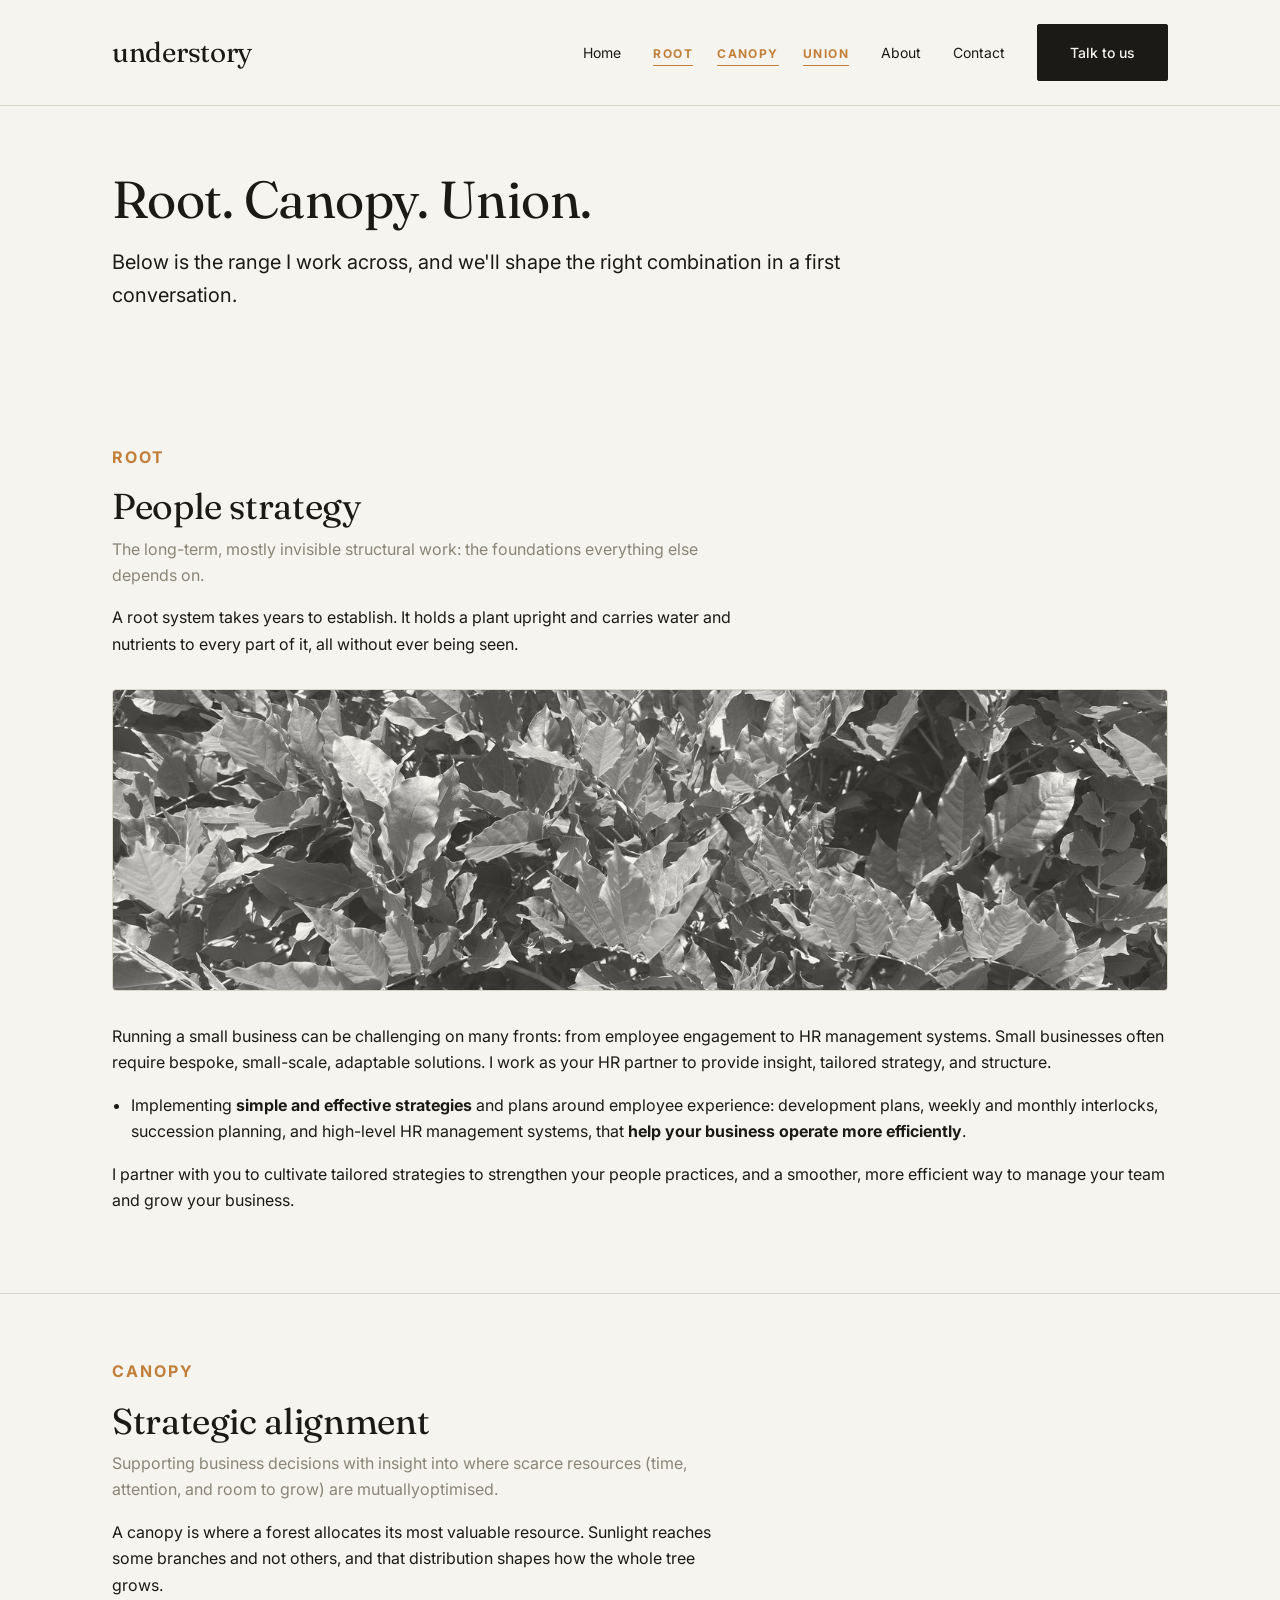
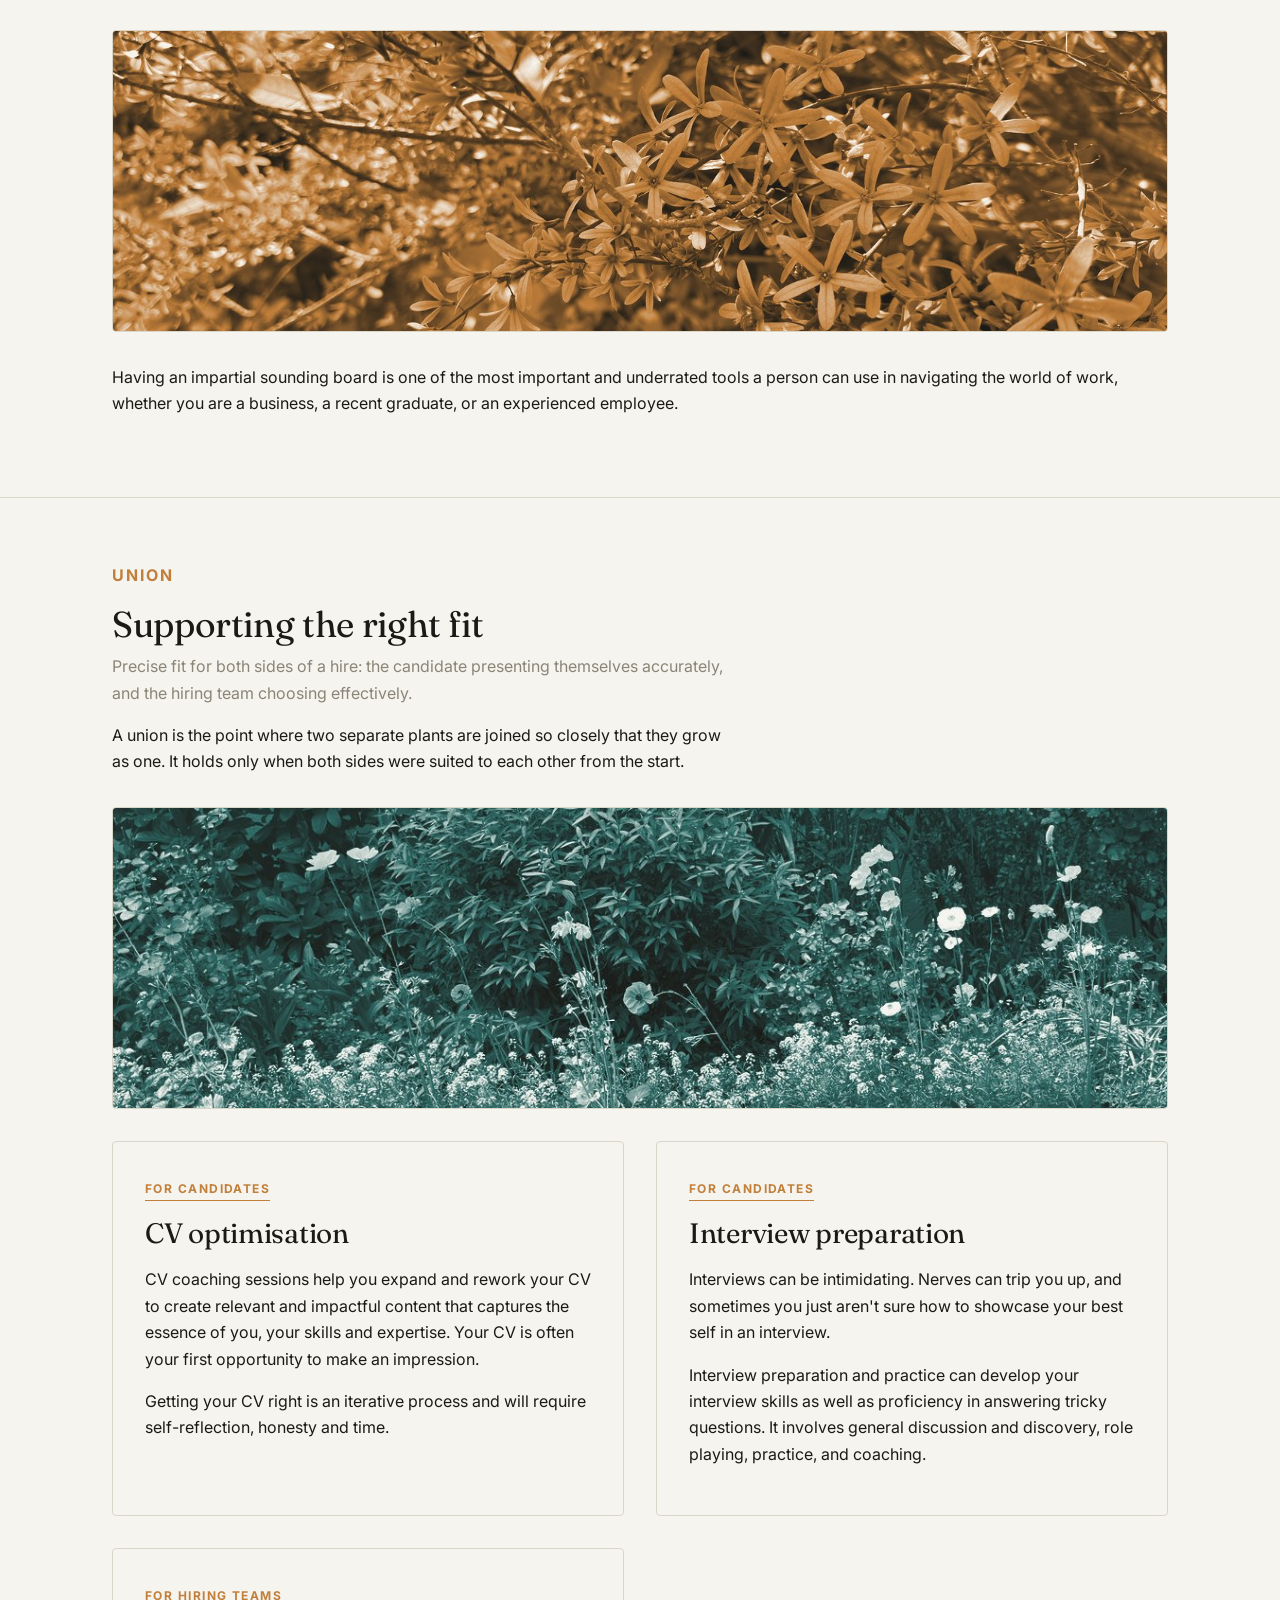
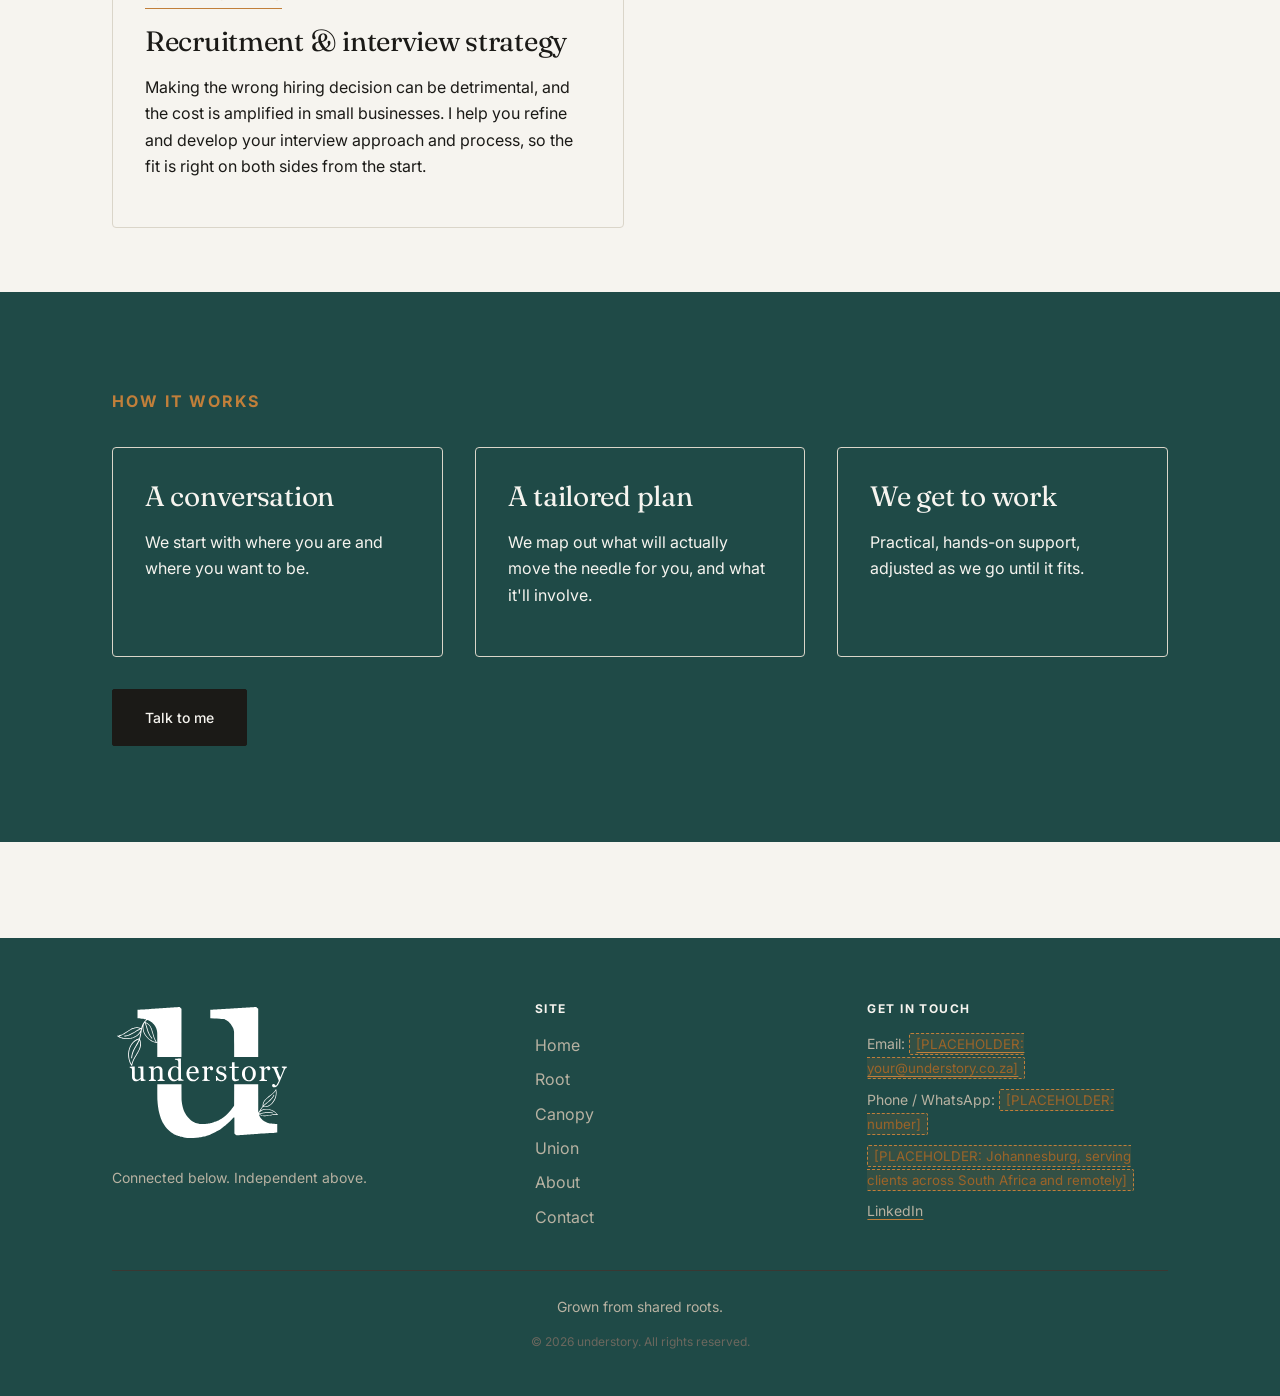
<file: services.html>
<!DOCTYPE html>
<html lang="en-ZA">
<head>
<meta charset="UTF-8">
<meta name="viewport" content="width=device-width, initial-scale=1.0">
<title>Root, Canopy, Union: HR &amp; Career Services | understory, South Africa</title>
<meta name="description" content="Three HR service lines from understory, a South African consultancy: Root (people strategy), Canopy (strategic resource management), and Union (matching candidates to roles).">
<!-- Update every YOURDOMAIN.co.za reference below once a real domain is chosen (matches the placeholder in /CNAME) -->
<link rel="canonical" href="https://YOURDOMAIN.co.za/services.html">
<meta property="og:type" content="website">
<meta property="og:site_name" content="understory">
<meta property="og:title" content="Root, Canopy, Union: HR & Career Services | understory">
<meta property="og:description" content="Three HR service lines from a South African consultancy: people strategy, strategic resource management, and matching candidates to roles.">
<meta property="og:url" content="https://YOURDOMAIN.co.za/services.html">
<meta property="og:image" content="https://YOURDOMAIN.co.za/images/og-cover.jpg">
<meta name="twitter:card" content="summary_large_image">
<meta name="twitter:title" content="Root, Canopy, Union: HR & Career Services | understory">
<meta name="twitter:description" content="Three HR service lines from a South African consultancy: people strategy, strategic resource management, and matching candidates to roles.">
<meta name="twitter:image" content="https://YOURDOMAIN.co.za/images/og-cover.jpg">
<link rel="icon" type="image/svg+xml" href="images/favicon.svg">
<link rel="icon" type="image/png" href="images/favicon.png">
<link rel="preconnect" href="https://fonts.googleapis.com">
<link rel="preconnect" href="https://fonts.gstatic.com" crossorigin>
<link href="https://fonts.googleapis.com/css2?family=Fraunces:opsz,wght@9..144,300;9..144,400;9..144,500;9..144,600&family=Inter:wght@400;500;600;700&display=swap" rel="stylesheet">
<link rel="stylesheet" href="styles.css">
</head>
<body>

<header class="site-header">
  <div class="container">
    <a href="index.html" class="logo">understory</a>
    <nav class="main-nav" aria-label="Primary">
      <ul class="nav-links">
        <li><a href="index.html">Home</a></li>
        <li>
          <ul class="nav-services" aria-label="Service lines">
            <li><a href="services.html#root" class="service-label">Root</a></li>
            <li><a href="services.html#canopy" class="service-label">Canopy</a></li>
            <li><a href="services.html#union" class="service-label">Union</a></li>
          </ul>
        </li>
        <li><a href="about.html">About</a></li>
        <li><a href="contact.html">Contact</a></li>
      </ul>
      <div class="nav-cta"><a href="contact.html" class="btn-primary">Talk to us</a></div>
    </nav>
    <button class="nav-toggle" aria-label="Toggle navigation menu" aria-expanded="false">
      <span></span><span></span><span></span>
    </button>
  </div>
</header>

<main>

  <section class="page-hero container">
    <h1>Root. Canopy. Union.</h1>
    <p class="lead">Below is the range I work across, and we'll shape the right combination in a first conversation.</p>
  </section>

  <!-- ROOT -->
  <section id="root" class="service-block">
    <div class="container">
      <span class="eyebrow">Root</span>
      <h2>People strategy</h2>
      <p class="lead" style="font-size:var(--text-base); color:var(--color-muted); max-width:62ch;">The long-term, mostly invisible structural work: the foundations everything else depends on.</p>
      <p style="max-width:62ch;">A root system takes years to establish. It holds a plant upright and carries water and nutrients to every part of it, all without ever being seen.</p>
      <figure class="photo-block">
        <img src="images/service-root.jpg" width="700" height="200" loading="lazy"
             class="photo-crop ratio-7-2"
             alt="Duotone close-up photograph of dense leaf cover, standing in for the structural density of a root system">
      </figure>
      <p>Running a small business can be challenging on many fronts: from employee engagement to HR management systems. Small businesses often require bespoke, small-scale, adaptable solutions. I work as your HR partner to provide insight, tailored strategy, and structure.</p>
      <ul>
        <li>Implementing <strong>simple and effective strategies</strong> and plans around employee experience: development plans, weekly and monthly interlocks, succession planning, and high-level HR management systems, that <strong>help your business operate more efficiently</strong>.</li>
      </ul>
      <p>I partner with you to cultivate tailored strategies to strengthen your people practices, and a smoother, more efficient way to manage your team and grow your business.</p>
    </div>
  </section>

  <!-- CANOPY -->
  <section id="canopy" class="service-block">
    <div class="container">
      <span class="eyebrow">Canopy</span>
      <h2>Strategic alignment</h2>
      <p class="lead" style="font-size:var(--text-base); color:var(--color-muted); max-width:62ch;">Supporting business decisions with insight into where scarce resources (time, attention, and room to grow) are mutuallyoptimised.</p>
      <p style="max-width:62ch;">A canopy is where a forest allocates its most valuable resource. Sunlight reaches some branches and not others, and that distribution shapes how the whole tree grows.</p>
      <figure class="photo-block">
        <img src="images/service-canopy.jpg" width="700" height="200" loading="lazy"
             class="photo-crop ratio-7-2"
             alt="Duotone photograph of flowering branches against a canopy, standing in for the allocation of light and space">
      </figure>
      <p>Having an impartial sounding board is one of the most important and underrated tools a person can use in navigating the world of work, whether you are a business, a recent graduate, or an experienced employee.</p>
    </div>
  </section>

  <!-- UNION -->
  <section id="union" class="service-block">
    <div class="container">
      <span class="eyebrow">Union</span>
      <h2>Supporting the right fit</h2>
      <p class="lead" style="font-size:var(--text-base); color:var(--color-muted); max-width:62ch;">Precise fit for both sides of a hire: the candidate presenting themselves accurately, and the hiring team choosing effectively.</p>
      <p style="max-width:62ch;">A union is the point where two separate plants are joined so closely that they grow as one. It holds only when both sides were suited to each other from the start.</p>

      <figure class="photo-block" style="margin-bottom:var(--space-4);">
        <img src="images/service-union.jpg" width="700" height="200" loading="lazy"
             class="photo-crop ratio-7-2"
             alt="Duotone photograph of a densely mixed flower bed, standing in for the variety of people and roles being matched">
      </figure>

      <div class="offering-cards">
        <article id="cv-optimisation" class="offering-card">
          <span class="service-label">For candidates</span>
          <h3>CV optimisation</h3>
          <p>CV coaching sessions help you expand and rework your CV to create relevant and impactful content that captures the essence of you, your skills and expertise. Your CV is often your first opportunity to make an impression.</p>
          <p>Getting your CV right is an iterative process and will require self-reflection, honesty and time.</p>
        </article>

        <article id="interview-preparation" class="offering-card">
          <span class="service-label">For candidates</span>
          <h3>Interview preparation</h3>
          <p>Interviews can be intimidating. Nerves can trip you up, and sometimes you just aren't sure how to showcase your best self in an interview.</p>
          <p>Interview preparation and practice can develop your interview skills as well as proficiency in answering tricky questions. It involves general discussion and discovery, role playing, practice, and coaching.</p>
        </article>

        <article class="offering-card">
          <span class="service-label">For hiring teams</span>
          <h3>Recruitment &amp; interview strategy</h3>
          <p>Making the wrong hiring decision can be detrimental, and the cost is amplified in small businesses. I help you refine and develop your interview approach and process, so the fit is right on both sides from the start.</p>
        </article>
      </div>
    </div>
  </section>

  <!-- How it works -->
  <section class="section-tinted">
    <div class="container">
      <div class="section-heading"><span class="eyebrow">How it works</span></div>
      <ol class="steps-list">
        <li><h3>A conversation</h3><p>We start with where you are and where you want to be.</p></li>
        <li><h3>A tailored plan</h3><p>We map out what will actually move the needle for you, and what it'll involve.</p></li>
        <li><h3>We get to work</h3><p>Practical, hands-on support, adjusted as we go until it fits.</p></li>
      </ol>
      <a href="contact.html" class="btn-primary">Talk to me</a>
    </div>
  </section>

</main>

<footer class="site-footer">
  <div class="container">
    <div class="footer-grid">
      <div class="footer-brand">
        <a href="index.html" class="footer-logo" aria-label="understory home"><img src="images/logo/understory-logo-white.svg" width="180" height="141" alt="understory"></a>
        <p>Connected below. Independent above.</p>
      </div>
      <div>
        <h3>Site</h3>
        <ul class="footer-nav">
          <li><a href="index.html">Home</a></li>
          <li><a href="services.html#root">Root</a></li>
          <li><a href="services.html#canopy">Canopy</a></li>
          <li><a href="services.html#union">Union</a></li>
          <li><a href="about.html">About</a></li>
          <li><a href="contact.html">Contact</a></li>
        </ul>
      </div>
      <div>
        <h3>Get in touch</h3>
        <ul class="footer-contact">
          <li>Email: <a href="mailto:hello@understory.example"><span class="needs-text">[PLACEHOLDER: your@understory.co.za]</span></a></li>
          <li>Phone / WhatsApp: <span class="needs-text">[PLACEHOLDER: number]</span></li>
          <li><span class="needs-text">[PLACEHOLDER: Johannesburg, serving clients across South Africa and remotely]</span></li>
          <li><a href="https://www.linkedin.com/in/caroline-norton-2847018a/" target="_blank" rel="noopener">LinkedIn</a></li>
        </ul>
      </div>
    </div>
    <div class="footer-story">
      <p>Grown from shared roots.</p>
      <p class="copyright">&copy; 2026 understory. All rights reserved.</p>
    </div>
  </div>
</footer>

<script src="main.js"></script>
</body>
</html>
</file>
<file: styles.css>
/* ==========================================================================
   understory: shared stylesheet
   Tokens and component patterns per understory-brand-guidelines.md.
   Palette: warm ink/paper neutrals plus amber and teal accents (not green,
   see brand guide §4.2). Type: Fraunces (display), Inter (body), IBM Plex
   Mono (service-label / eyebrow accent only).
   ========================================================================== */

:root {
  /* Color */
  --color-ink: #1B1A17;
  --color-paper: #F6F4EF;
  --color-accent: #C17F3A;
  --color-accent-dark: #9C6429;
  --color-teal: #2F6B67;       /* secondary accent: passes AA for body text on paper (~5.5:1), unlike amber */
  --color-teal-dark: #326E63;
  --color-teal-deep: #1F4A47;  /* near-ink: used for dark section backgrounds */ 
  --color-teal-light: #C9E4E0; /* pale teal: photo highlight tone */
  --color-teal-tint: #E2EFED;  /* very pale teal wash: light section backgrounds */
  --color-line: #DAD5C9;
  --color-muted: #8B8577;
  --color-muted-dark: #B8B2A2;
  --color-success: #4B7A51;
  --color-error: #B4483A;

  /* Type */
  --font-display: 'Fraunces', Georgia, serif;
  --font-body: 'Inter', -apple-system, BlinkMacSystemFont, sans-serif;
  --font-label: 'Inter', -apple-system, BlinkMacSystemFont, sans-serif; /* was IBM Plex Mono; swapped to a bold uppercase sans at the client's request, see README */
  --text-xs: 0.75rem;
  --text-sm: 0.875rem;
  --text-base: 1rem;
  --text-lg: 1.25rem;
  --text-xl: 1.75rem;
  --text-2xl: 2.25rem;
  --text-3xl: 3.25rem;

  /* Space */
  --space-1: 0.5rem;
  --space-2: 1rem;
  --space-3: 1.5rem;
  --space-4: 2rem;
  --space-5: 3rem;
  --space-6: 4rem;
  --space-7: 6rem;
  --space-8: 8rem;
  --content-max-width: 1120px;

  /* Shape */
  --radius-sm: 2px;
  --radius-md: 4px;
  --border-hairline: 1px solid var(--color-line);
}

/* ---------- Reset ---------- */
* { box-sizing: border-box; }
html { scroll-behavior: smooth; }
body {
  margin: 0;
  font-family: var(--font-body);
  font-size: var(--text-base);
  color: var(--color-ink);
  background: var(--color-paper);
  line-height: 1.65;
  -webkit-font-smoothing: antialiased;
}
img { max-width: 100%; display: block; }
a { color: var(--color-ink); text-decoration-color: var(--color-accent); text-underline-offset: 3px; }
a:hover, a:focus { color: var(--color-accent-dark); }
ul, ol { padding-left: 1.2em; }
h1, h2, h3 {
  font-family: var(--font-display);
  font-weight: 400;
  letter-spacing: -0.01em;
  line-height: 1.15;
  margin: 0 0 0.6em;
  color: var(--color-ink);
}
h1 { font-size: var(--text-3xl); }
h2 { font-size: var(--text-2xl); }
h3 { font-size: var(--text-xl); }
p { margin: 0 0 1em; }
section { padding-block: var(--space-7); }
.container { max-width: var(--content-max-width); margin-inline: auto; padding-inline: var(--space-4); }
.visually-hidden {
  position: absolute;
  width: 1px; height: 1px;
  overflow: hidden;
  clip: rect(0 0 0 0);
  white-space: nowrap;
}
:focus-visible { outline: 2px solid var(--color-accent); outline-offset: 2px; }

/* ---------- Eyebrow / service-label (specimen-label treatment) ---------- */
.eyebrow, .service-label {
  font-family: var(--font-label);
  font-weight: 700;
  text-transform: uppercase;
  letter-spacing: 0.12em;
  color: var(--color-accent);
}
.eyebrow { display: block; margin-bottom: var(--space-2); font-size: var(--text-base); }
.service-label {
  display: inline-block;
  font-size: var(--text-xs);
  border-bottom: 1px solid var(--color-accent);
  padding-bottom: 2px;
  text-decoration: none;
}
.service-label:hover { color: var(--color-accent-dark); border-color: var(--color-accent-dark); }

.service-trio {
  display: flex;
  gap: var(--space-3);
  align-items: baseline;
}

.specimen-caption {
  font-family: var(--font-label);
  font-size: var(--text-xs);
  text-transform: uppercase;
  letter-spacing: 0.1em;
  color: var(--color-muted);
  border-top: var(--border-hairline);
  padding-top: var(--space-1);
  margin-top: var(--space-2);
}

/* ---------- Buttons ---------- */
.btn-primary, .btn-secondary {
  display: inline-flex;
  align-items: center;
  gap: 0.5em;
  font-family: var(--font-body);
  font-weight: 500;
  font-size: var(--text-sm);
  padding: var(--space-2) var(--space-4);
  border-radius: var(--radius-sm);
  cursor: pointer;
  text-decoration: none;
  transition: background 0.15s ease, color 0.15s ease, border-color 0.15s ease;
}
.btn-primary {
  background: var(--color-ink);
  color: var(--color-paper);
  border: 1px solid var(--color-ink);
}
.btn-primary:hover, .btn-primary:focus {
  background: var(--color-accent-dark);
  border-color: var(--color-accent-dark);
  color: var(--color-paper);
}
.btn-secondary {
  background: transparent;
  color: var(--color-ink);
  border: var(--border-hairline);
}
.btn-secondary:hover, .btn-secondary:focus {
  border-color: var(--color-ink);
  color: var(--color-ink);
  background: var(--color-line);
}
/* On dark (ink) sections */
.on-ink .btn-secondary { color: var(--color-paper); border-color: var(--color-muted-dark); }
.on-ink .btn-secondary:hover { background: rgba(246,244,239,0.08); border-color: var(--color-paper); }

/* ---------- Header / Nav ---------- */
.site-header {
  position: sticky;
  top: 0;
  z-index: 100;
  background: var(--color-paper);
  border-bottom: var(--border-hairline);
}
.site-header .container {
  display: flex;
  align-items: center;
  justify-content: space-between;
  padding-block: var(--space-3);
}
.logo {
  font-family: var(--font-display);
  font-size: var(--text-xl);
  font-weight: 400;
  color: var(--color-ink);
  text-decoration: none;
  letter-spacing: -0.01em;
}
.logo:hover { color: var(--color-ink); }

.main-nav { display: flex; align-items: center; gap: var(--space-4); }
.nav-links {
  list-style: none;
  display: flex;
  align-items: baseline;
  gap: var(--space-4);
  margin: 0;
  padding: 0;
}
.nav-links a:not(.service-label) {
  color: var(--color-ink);
  font-family: var(--font-body);
  font-size: var(--text-sm);
  text-decoration: none;
}
.nav-links a:not(.service-label):hover,
.nav-links a[aria-current="page"]:not(.service-label) {
  color: var(--color-accent-dark);
  text-decoration: underline;
  text-decoration-color: var(--color-accent);
}
.nav-services { display: flex; gap: var(--space-3); align-items: baseline; list-style: none; margin: 0; padding: 0; }

.nav-toggle {
  display: none;
  flex-direction: column;
  justify-content: center;
  gap: 5px;
  width: 40px;
  height: 40px;
  border: none;
  background: transparent;
  cursor: pointer;
  padding: 0;
}
.nav-toggle span {
  display: block;
  height: 1.5px;
  width: 26px;
  background: var(--color-ink);
  transition: transform 0.2s ease, opacity 0.2s ease;
}
.nav-toggle[aria-expanded="true"] span:nth-child(1) { transform: translateY(6.5px) rotate(45deg); }
.nav-toggle[aria-expanded="true"] span:nth-child(2) { opacity: 0; }
.nav-toggle[aria-expanded="true"] span:nth-child(3) { transform: translateY(-6.5px) rotate(-45deg); }

/* ---------- Hero ---------- */
.hero { padding-block: var(--space-7) var(--space-6); }
.hero h1 { max-width: 16ch; }
.hero-head {
  display: grid;
  grid-template-columns: 1fr auto;
  align-items: center;
  gap: var(--space-5);
  margin-bottom: var(--space-4);
}
.hero-head h1 { margin-bottom: 0; }
.hero-mark { width: 300px; height: auto; }
.philosophy-head {
  display: flex;
  align-items: center;
  justify-content: space-between;
  flex-wrap: wrap;
  gap: var(--space-3);
  margin-bottom: var(--space-2);
}
.philosophy-head h2 { margin-bottom: 0; }
.philosophy-logo { width: 130px; height: auto; flex-shrink: 0; }
.hero .lead { font-size: var(--text-lg); max-width: 62ch; color: var(--color-ink); margin-bottom: var(--space-4); }
.hero-actions { display: flex; gap: var(--space-3); flex-wrap: wrap; }

.page-hero { padding-block: var(--space-6) var(--space-5); }
.page-hero h1 { margin-bottom: var(--space-2); }
.page-hero .lead { font-size: var(--text-lg); max-width: 62ch; }

/* ---------- Photo treatment (duotone specimen photography) ----------
   Crop-and-zoom, never stretch: object-fit:cover fills the box below by
   cropping the source image (which keeps its own native ratio in the
   file), so no photo is ever non-uniformly scaled to fit. */
.photo-block { margin: var(--space-4) 0; } /* reset the UA default figure margin (1em 40px), which was shrinking the image below its column's full width */
.photo-crop {
  display: block;
  width: 100%;
  height: auto; /* required so aspect-ratio below can compute height; otherwise the width/height HTML attributes (kept for layout-shift prevention) force a mismatched box */
  border-radius: var(--radius-md);
  border: var(--border-hairline);
  object-fit: cover;
  object-position: center;
}
.photo-crop.ratio-4-3 { aspect-ratio: 4 / 3; }
.photo-crop.ratio-3-2 { aspect-ratio: 3 / 2; }
.photo-crop.ratio-7-2 { aspect-ratio: 7 / 2; } /* wide banner: 3.5:1 */
.photo-crop.ratio-4-5 { aspect-ratio: 4 / 5; } /* portrait headshot */
.photo-crop.size-half { max-width: 560px; margin-inline: auto; } /* roughly half the 1120px content column, centred rather than left-stuck */

/* ---------- Placeholder image boxes ---------- */
.img-placeholder {
  display: flex;
  align-items: center;
  justify-content: center;
  text-align: center;
  background: var(--color-line);
  border: 1px dashed var(--color-muted);
  border-radius: var(--radius-md);
  color: var(--color-muted);
  font-size: var(--text-sm);
  padding: var(--space-3);
  min-height: 220px;
  line-height: 1.5;
}
.img-placeholder strong { display: block; color: var(--color-ink); margin-bottom: 4px; }
.img-placeholder.small { min-height: 120px; }

/* ---------- Divider ---------- */
.divider { border: none; border-top: var(--border-hairline); margin-block: var(--space-6); }

/* ---------- Cards ---------- */
.card {
  background: var(--color-paper);
  border: var(--border-hairline);
  border-radius: var(--radius-md);
  padding: var(--space-4);
}

/* ---------- Positioning band ---------- */
.positioning-band { text-align: left; }
.positioning-band p { max-width: 72ch; font-size: var(--text-lg); }

/* ---------- Service line cards (Root / Canopy / Union teaser) ---------- */
.service-grid {
  display: grid;
  grid-template-columns: repeat(3, 1fr);
  gap: var(--space-4);
  margin-top: var(--space-4);
}
.service-card {
  border: var(--border-hairline);
  border-radius: var(--radius-md);
  padding: var(--space-4);
  display: flex;
  flex-direction: column;
  gap: var(--space-2);
}
.service-card h3 { font-size: var(--text-lg); margin-bottom: 0; }
.service-card p { color: var(--color-ink); margin-bottom: var(--space-2); }
.service-card .service-label { align-self: flex-start; }

/* ---------- Who is this for (audience grid) ---------- */
.section-tinted { background: var(--color-teal-deep); color: var(--color-paper); }
.section-tinted h2, .section-tinted h3 { color: var(--color-paper); }
.section-tinted .eyebrow { color: var(--color-accent); }
.section-heading { margin-bottom: var(--space-4); }

/* ---------- Light teal band (homepage "What we do") ---------- */
.section-teal-tint { background: var(--color-teal-tint); }

.audience-grid {
  display: grid;
  grid-template-columns: repeat(4, 1fr);
  gap: var(--space-3);
}
.audience-card {
  border: 1px solid var(--color-muted-dark);
  border-radius: var(--radius-md);
  padding: var(--space-3);
}
.audience-card h3 { font-size: var(--text-base); font-family: var(--font-body); font-weight: 600; margin-bottom: var(--space-2); }
.audience-card ul {
  list-style: none;
  padding: 0;
  margin: 0;
  font-size: var(--text-sm);
  color: var(--color-muted-dark);
}
.audience-card li { margin-bottom: var(--space-1); padding-left: 1em; position: relative; }
.audience-card li::before { content: '\2013'; position: absolute; left: 0; color: var(--color-accent); }

/* ---------- Two-column split ---------- */
.split {
  display: grid;
  grid-template-columns: 1fr 1fr;
  gap: var(--space-5);
  align-items: center;
}
.split.reverse { grid-template-columns: 1fr 1fr; }
.split.reverse .split-media { order: 2; }

/* ---------- Value props ---------- */
.value-props {
  display: grid;
  grid-template-columns: repeat(3, 1fr);
  gap: var(--space-4);
}
.value-prop h3 { font-size: var(--text-lg); }

/* ---------- Testimonials ---------- */
.testimonial-grid {
  display: grid;
  grid-template-columns: repeat(2, 1fr);
  gap: var(--space-3);
}
.testimonial-card {
  border: var(--border-hairline);
  border-radius: var(--radius-md);
  padding: var(--space-4);
  margin: 0;
}
.testimonial-card p.quote { font-style: italic; margin-bottom: var(--space-2); }
.testimonial-card .attribution { font-weight: 600; font-size: var(--text-sm); }
.testimonial-card .attribution span { display: block; font-weight: 400; font-style: italic; color: var(--color-muted); }

/* ---------- Closing CTA band (light, bordered) ---------- */
.cta-band {
  border-top: var(--border-hairline);
  border-bottom: var(--border-hairline);
  text-align: left;
}
.cta-band p { max-width: 60ch; color: var(--color-muted); }

/* ---------- Services page blocks ---------- */
.service-block { padding-block: var(--space-6); }
.service-block + .service-block { border-top: var(--border-hairline); }
.service-block h2 { margin-bottom: var(--space-1); }
.offering-cards {
  display: grid;
  grid-template-columns: repeat(2, 1fr);
  gap: var(--space-4);
  margin-top: var(--space-4);
}
.offering-card { border: var(--border-hairline); border-radius: var(--radius-md); padding: var(--space-4); }
.offering-card .service-label { margin-bottom: var(--space-2); }

.steps-list {
  list-style: none;
  padding: 0;
  display: grid;
  grid-template-columns: repeat(3, 1fr);
  gap: var(--space-4);
  margin: var(--space-4) 0;
}
.steps-list li {
  border: var(--border-hairline);
  border-radius: var(--radius-md);
  padding: var(--space-4);
}

/* ---------- Contact page ---------- */
.contact-layout {
  display: grid;
  grid-template-columns: 1.2fr 0.8fr;
  gap: var(--space-5);
  padding-block: var(--space-3) var(--space-8);
  align-items: flex-start;
}
.contact-form { display: grid; gap: var(--space-3); }
.form-field { display: grid; gap: 6px; }
.form-field label { font-family: var(--font-body); font-weight: 600; font-size: var(--text-sm); color: var(--color-ink); }
.form-field input,
.form-field select,
.form-field textarea {
  font-family: var(--font-body);
  font-size: var(--text-base);
  padding: var(--space-2);
  border: var(--border-hairline);
  border-radius: var(--radius-sm);
  background: var(--color-paper);
  color: var(--color-ink);
}
.form-field input:focus,
.form-field select:focus,
.form-field textarea:focus {
  outline: none;
  border-color: var(--color-accent);
  box-shadow: 0 0 0 3px rgba(193,127,58,0.15);
}
.honeypot-field { position: absolute; left: -9999px; }
.form-reassurance { font-size: var(--text-sm); color: var(--color-muted); margin-top: 4px; }
.contact-details { border: var(--border-hairline); border-radius: var(--radius-md); padding: var(--space-4); }
.contact-details h2 { font-size: var(--text-lg); }
.contact-details ul { list-style: none; padding: 0; margin: 0; }
.contact-details li { margin-bottom: var(--space-2); }
.contact-details .steps { margin-top: var(--space-4); padding-top: var(--space-4); border-top: var(--border-hairline); }

/* ---------- Footer ---------- */
.site-footer { background: var(--color-teal-deep); color: var(--color-muted-dark); padding-block: var(--space-6) var(--space-4); margin-top: var(--space-7); }
.footer-grid { display: grid; grid-template-columns: 1.3fr 1fr 1fr; gap: var(--space-4); margin-bottom: var(--space-4); }
.footer-grid h3 { color: var(--color-paper); font-family: var(--font-label); font-weight: 700; font-size: var(--text-xs); letter-spacing: 0.12em; text-transform: uppercase; margin-bottom: var(--space-2); }
.footer-logo { display: inline-block; margin-bottom: var(--space-2); }
.footer-logo img { width: 180px; height: auto; }
.footer-brand p { color: var(--color-muted-dark); font-size: var(--text-sm); }
.footer-nav { list-style: none; padding: 0; margin: 0; }
.footer-nav li { margin-bottom: var(--space-1); }
.footer-nav a { color: var(--color-muted-dark); text-decoration: none; }
.footer-nav a:hover { color: var(--color-paper); }
.footer-contact { list-style: none; padding: 0; margin: 0; font-size: var(--text-sm); }
.footer-contact li { margin-bottom: var(--space-1); color: var(--color-muted-dark); }
.footer-contact a { color: var(--color-muted-dark); }
.footer-contact a:hover { color: var(--color-paper); }
.footer-story { border-top: 1px solid #3a3833; padding-top: var(--space-3); font-size: var(--text-sm); color: var(--color-muted-dark); text-align: center; }
.footer-story .copyright { margin-top: var(--space-1); color: #6b675e; font-size: var(--text-xs); }

/* ---------- Placeholder text callouts ---------- */
.needs-text {
  background: rgba(193,127,58,0.12);
  border: 1px dashed var(--color-accent);
  color: var(--color-accent-dark);
  padding: 2px 6px;
  border-radius: var(--radius-sm);
  font-size: 0.95em;
}
.on-ink .needs-text { color: var(--color-accent); }

/* ---------- Responsive ---------- */
@media (max-width: 900px) {
  .two-col,
  .value-props,
  .split,
  .split.reverse,
  .testimonial-grid,
  .offering-cards,
  .steps-list,
  .contact-layout,
  .footer-grid,
  .service-grid {
    grid-template-columns: 1fr;
  }
  .split.reverse .split-media { order: 0; }
  .audience-grid { grid-template-columns: repeat(2, 1fr); }
}

@media (max-width: 720px) {
  .hero-head { grid-template-columns: 1fr; gap: var(--space-3); }
  .hero-mark { width: 160px; }
  .main-nav .nav-links,
  .main-nav .nav-cta {
    display: none;
  }
  .main-nav.open .nav-links {
    display: flex;
    flex-direction: column;
    align-items: flex-start;
    gap: var(--space-2);
    position: absolute;
    top: 100%;
    left: 0;
    right: 0;
    background: var(--color-paper);
    border-bottom: var(--border-hairline);
    padding: var(--space-3) var(--space-4) var(--space-4);
  }
  .main-nav.open .nav-services { flex-direction: row; }
  .main-nav.open .nav-cta { display: flex; padding: 0 var(--space-4) var(--space-4); }
  .site-header .container { position: relative; }
  .nav-toggle { display: flex; }
  .audience-grid { grid-template-columns: 1fr; }
}
</file>
